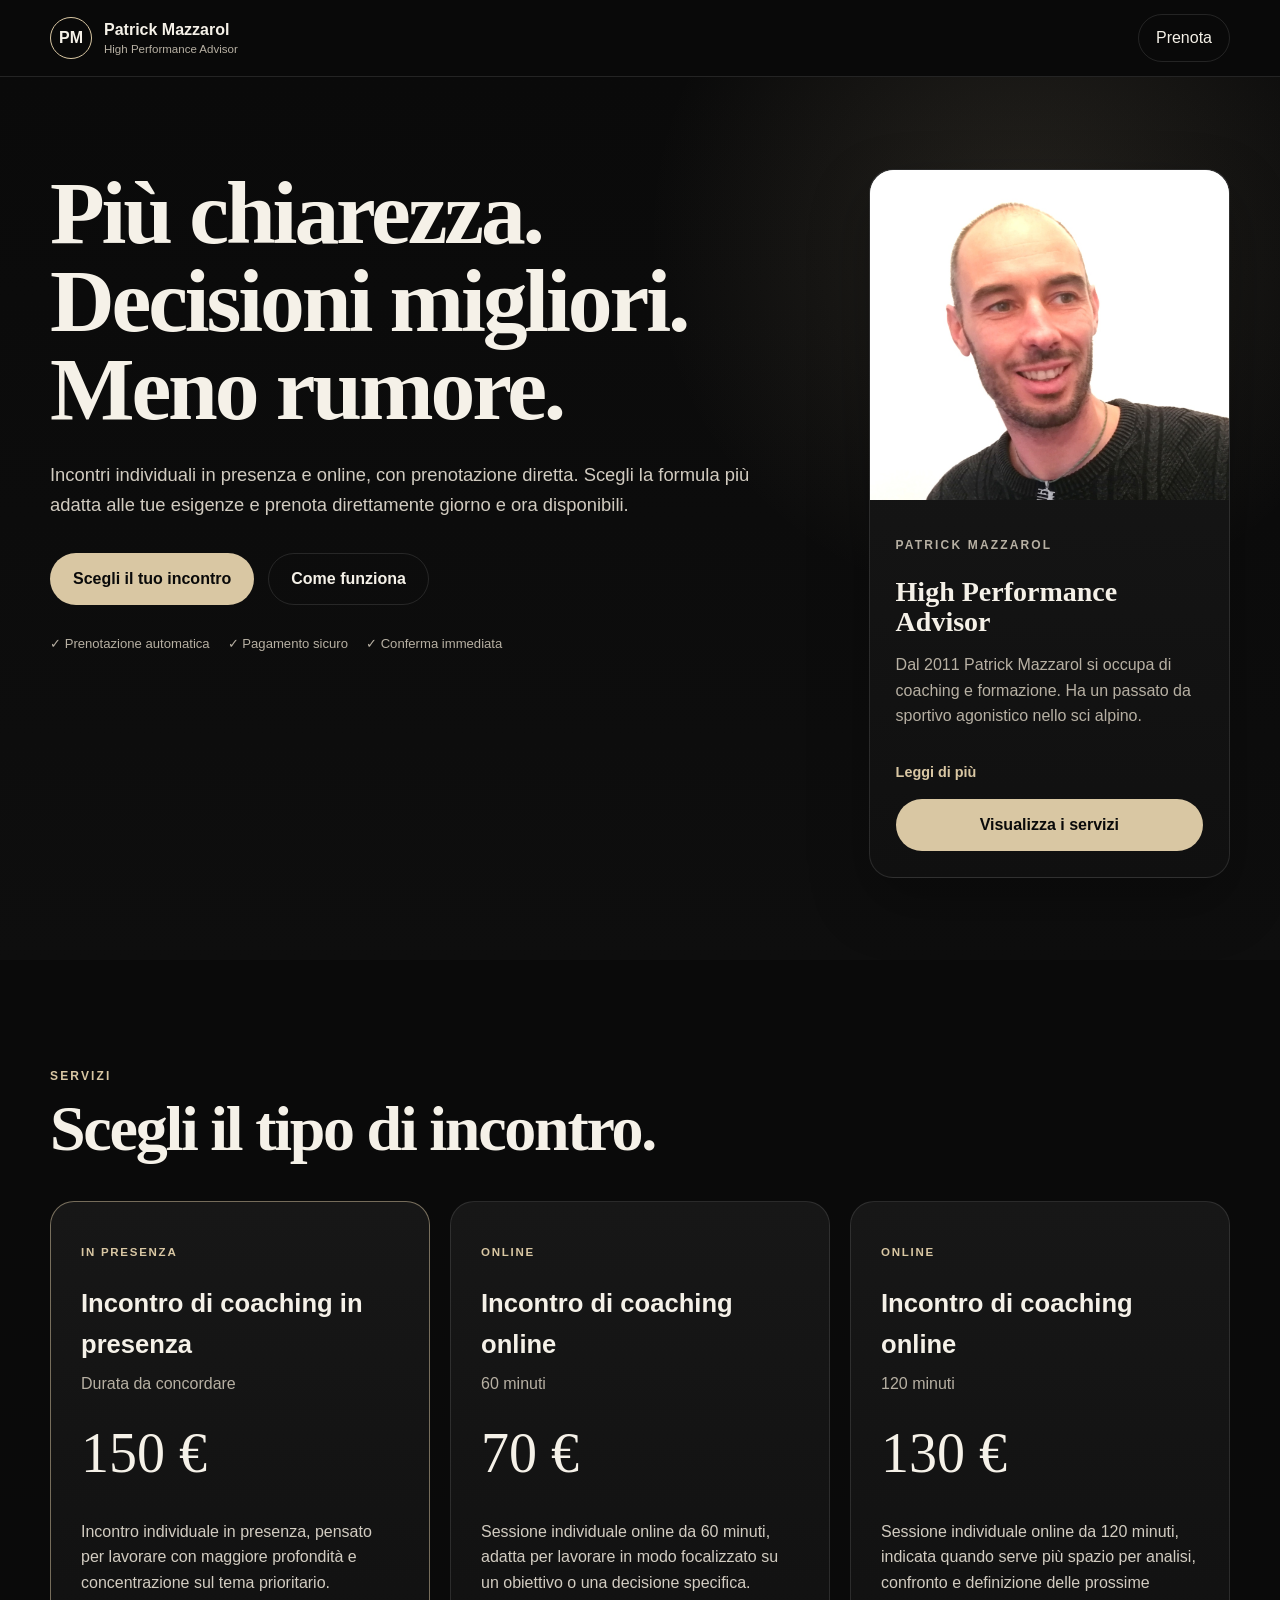
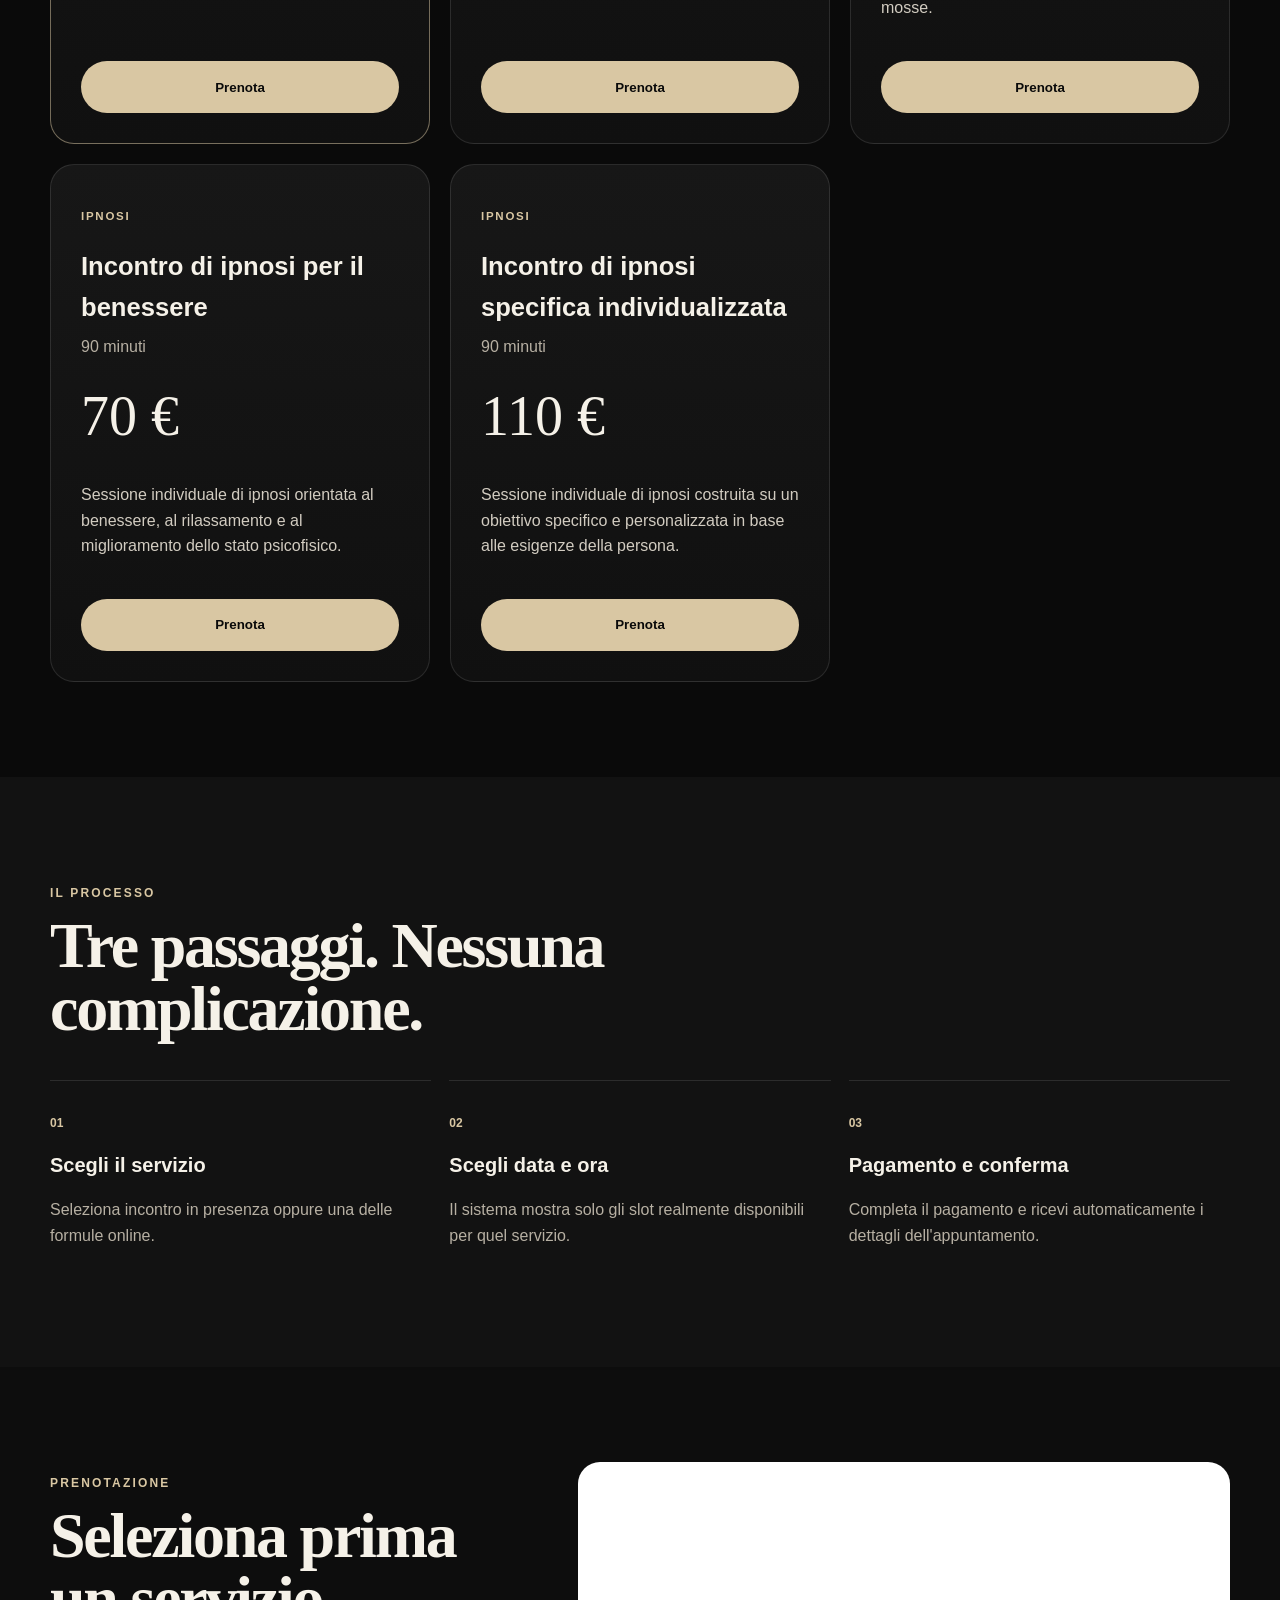
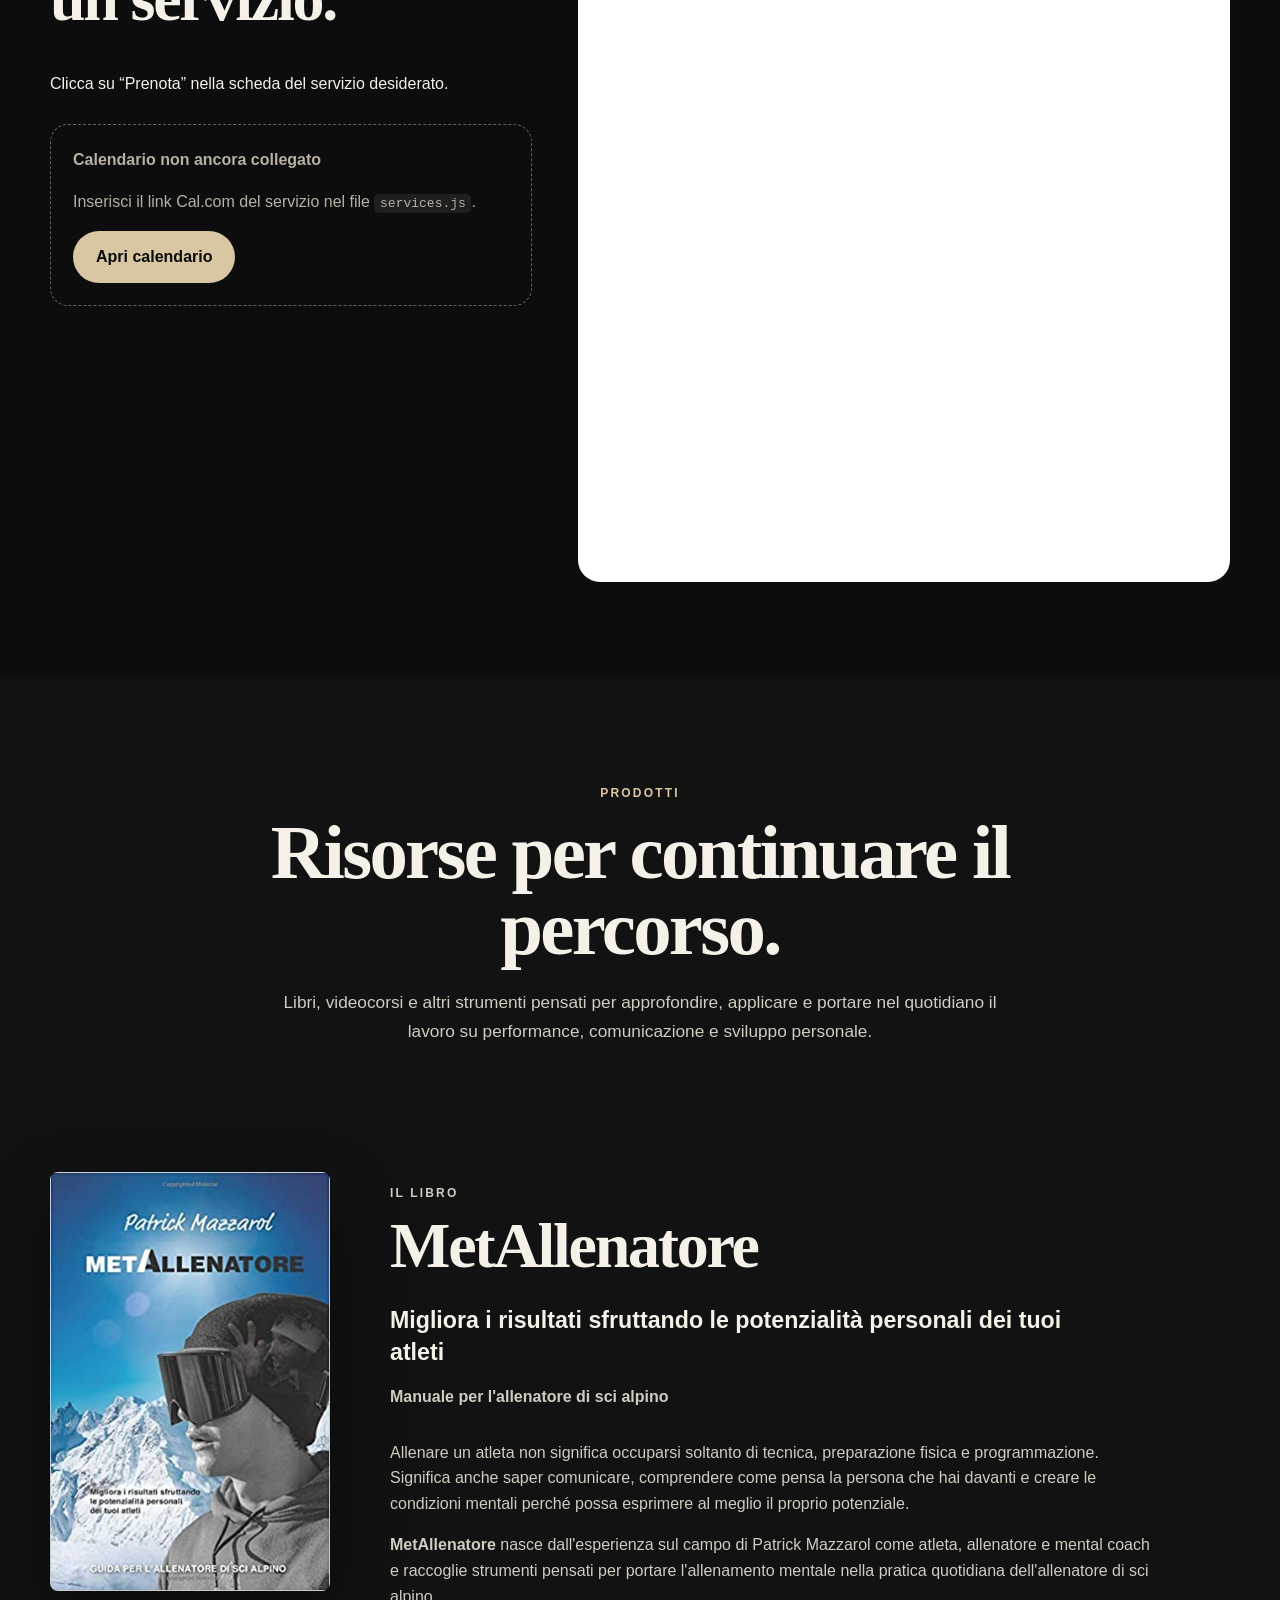
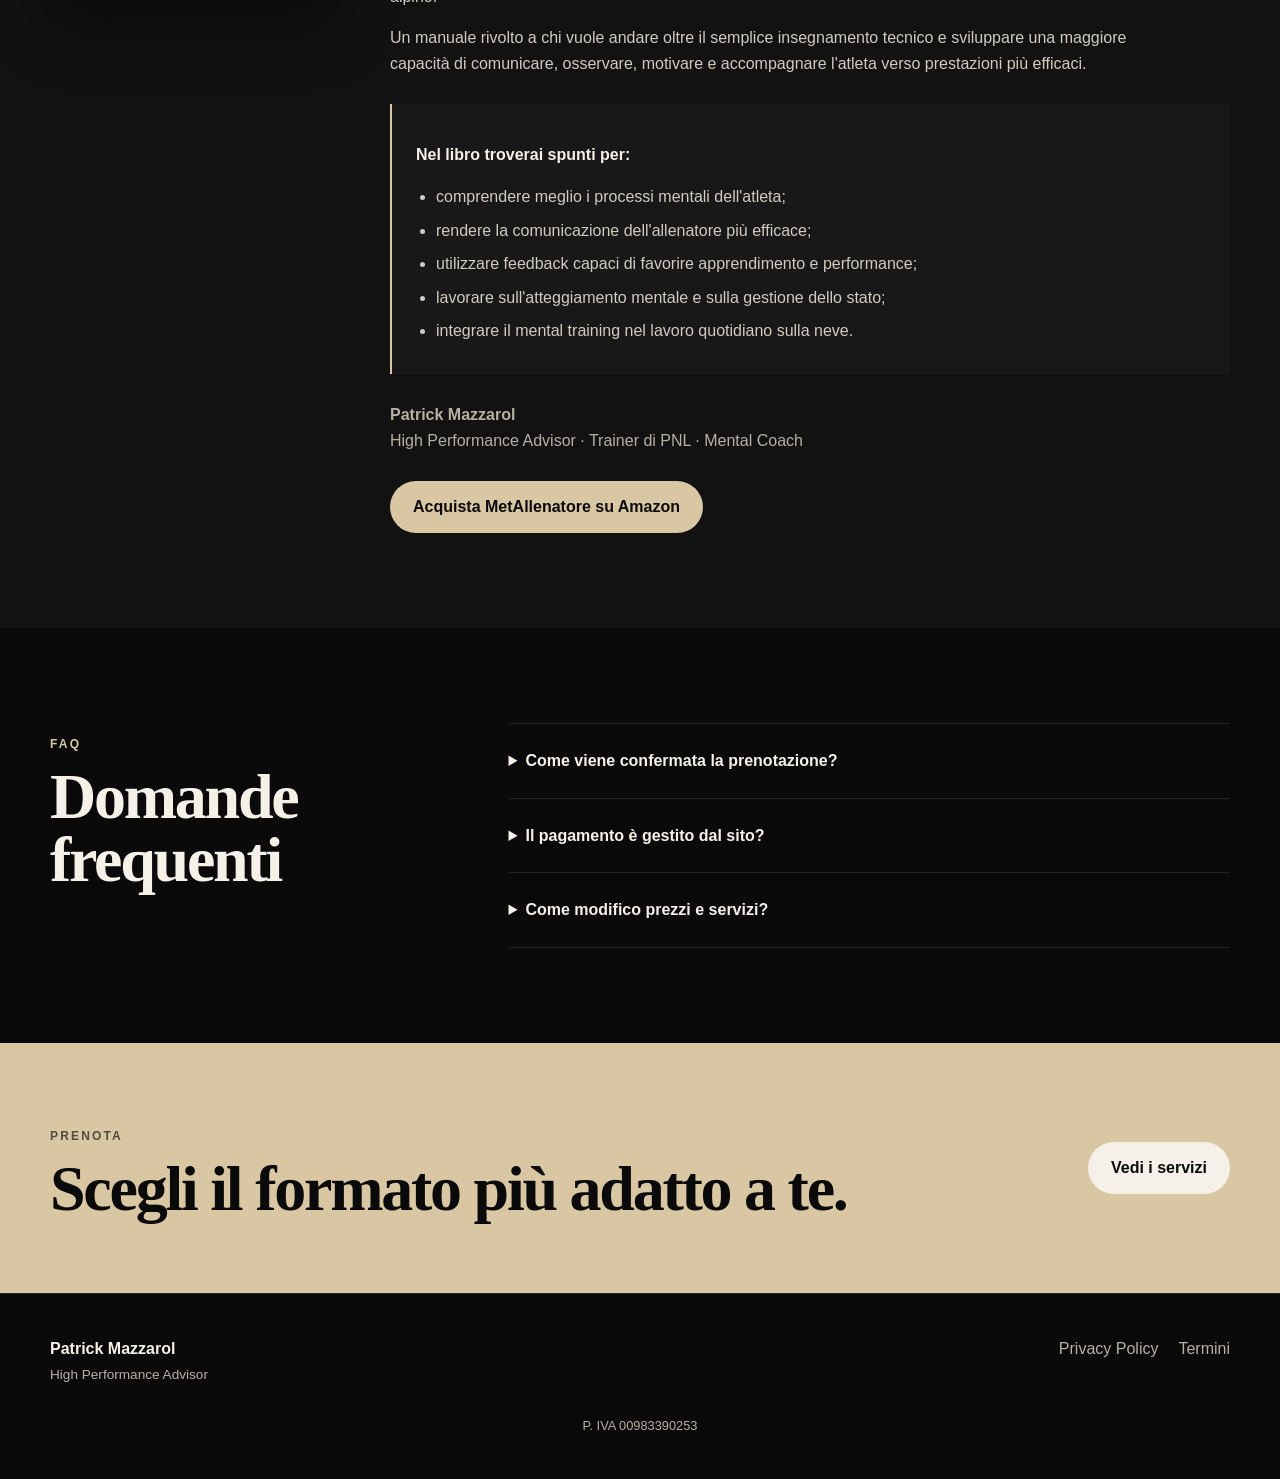
<file: index.html>
<!DOCTYPE html>
<html lang="it">
<head>
  <meta charset="UTF-8" />
  <meta name="viewport" content="width=device-width, initial-scale=1.0" />
  <meta name="description" content="Prenota un incontro con Patrick Mazzarol, High Performance Advisor." />
  <title>Patrick Mazzarol | High Performance Advisor</title>

  <link rel="preconnect" href="https://fonts.googleapis.com">
  <link rel="preconnect" href="https://fonts.gstatic.com" crossorigin>

  <link
    href="https://fonts.googleapis.com/css2?family=Manrope:wght@400;500;600;700;800&family=Playfair+Display:wght@600;700&display=swap"
    rel="stylesheet"
  >

  <link rel="stylesheet" href="style.css" />
</head>

<body>

  <header class="site-header">
    <div class="container nav">

      <a class="brand" href="#top">
        <span class="brand-mark">PM</span>

        <span class="brand-copy">
          <strong>Patrick Mazzarol</strong>
          <small>High Performance Advisor</small>
        </span>
      </a>

      <a class="nav-cta" href="#servizi">
        Prenota
      </a>

    </div>
  </header>


  <main id="top">

    <!-- HERO -->
    <section class="hero">

      <div class="container hero-grid">

        <div class="hero-copy">

          <h1>
            Più chiarezza.<br>
            Decisioni migliori.<br>
            Meno rumore.
          </h1>

          <p class="lead">
            Incontri individuali in presenza e online, con prenotazione diretta.
            Scegli la formula più adatta alle tue esigenze e prenota direttamente
            giorno e ora disponibili.
          </p>

          <div class="hero-actions">

            <a class="btn btn-primary" href="#servizi">
              Scegli il tuo incontro
            </a>

            <a class="btn btn-secondary" href="#come-funziona">
              Come funziona
            </a>

          </div>

          <div class="micro-proof">
            <span>✓ Prenotazione automatica</span>
            <span>✓ Pagamento sicuro</span>
            <span>✓ Conferma immediata</span>
          </div>

        </div>


        <!-- PROFILO -->
        <aside class="profile-card">

          <div class="profile-image-wrap">
            <img
              src="patrick.jpg"
              alt="Patrick Mazzarol"
              class="profile-image"
            >
          </div>

          <div class="profile-copy">

            <p class="offer-kicker">
              PATRICK MAZZAROL
            </p>

            <h2>
              High Performance Advisor
            </h2>

            <p>
              Dal 2011 Patrick Mazzarol si occupa di coaching e formazione.
              Ha un passato da sportivo agonistico nello sci alpino.
            </p>

            <details class="bio-details">

              <summary>
                <span class="read-more">
                  Leggi di più
                </span>

                <span class="read-less">
                  Mostra meno
                </span>
              </summary>

              <div class="bio-full">

                <p>
                  Dopo gli studi presso l’Istituto Superiore di Educazione Fisica,
                  ha iniziato il proprio percorso professionale come allenatore,
                  approfondendo progressivamente il ruolo della mente nella performance,
                  la comunicazione, la PNL, le strategie mentali e lo sviluppo personale.
                </p>

                <p>
                  Negli anni ha lavorato con sportivi di discipline e livelli differenti,
                  dal settore giovanile fino all’alto livello professionistico,
                  collaborando anche con squadre nazionali italiane e straniere,
                  comitati regionali e club.
                </p>

                <p>
                  Nel 2016, a Orlando, ha conseguito la qualifica di Trainer di PNL
                  della Society of NLP, conferita direttamente da Richard Bandler.
                  È inoltre autore di MetAllenatore.
                </p>

                <p>
                  Il filo conduttore del suo lavoro è aiutare le persone a comprendere
                  meglio come funzionano, sviluppare le proprie risorse e trasformare
                  consapevolezza, capacità mentali e strategie in risultati concreti
                  nella vita personale, professionale e sportiva.
                </p>

              </div>

            </details>

            <a
              class="btn btn-primary btn-full"
              href="#servizi"
            >
              Visualizza i servizi
            </a>

          </div>

        </aside>

      </div>

    </section>


    <!-- SERVIZI -->
    <section class="section" id="servizi">

      <div class="container">

        <p class="eyebrow">
          SERVIZI
        </p>

        <h2 class="section-title">
          Scegli il tipo di incontro.
        </h2>

        <div
          id="services-grid"
          class="services-grid"
        ></div>

      </div>

    </section>


    <!-- PROCESSO -->
    <section
      class="section contrast"
      id="come-funziona"
    >

      <div class="container">

        <p class="eyebrow">
          IL PROCESSO
        </p>

        <h2 class="section-title">
          Tre passaggi. Nessuna complicazione.
        </h2>

        <div class="steps">

          <article class="step">

            <span>01</span>

            <h3>
              Scegli il servizio
            </h3>

            <p>
              Seleziona incontro in presenza oppure una delle formule online.
            </p>

          </article>


          <article class="step">

            <span>02</span>

            <h3>
              Scegli data e ora
            </h3>

            <p>
              Il sistema mostra solo gli slot realmente disponibili per quel servizio.
            </p>

          </article>


          <article class="step">

            <span>03</span>

            <h3>
              Pagamento e conferma
            </h3>

            <p>
              Completa il pagamento e ricevi automaticamente
              i dettagli dell'appuntamento.
            </p>

          </article>

        </div>

      </div>

    </section>


    <!-- PRENOTAZIONE -->
    <section
      class="section booking-section"
      id="prenota"
    >

      <div class="container booking-wrap">

        <div class="booking-copy">

          <p class="eyebrow">
            PRENOTAZIONE
          </p>

          <h2
            class="section-title"
            id="booking-title"
          >
            Seleziona prima un servizio.
          </h2>

          <p id="booking-description">
            Clicca su “Prenota” nella scheda del servizio desiderato.
          </p>

          <div
            id="booking-summary"
            class="booking-summary"
            hidden
          >

            <div>
              <span>Servizio</span>
              <strong id="summary-name"></strong>
            </div>

            <div>
              <span>Durata</span>
              <strong id="summary-duration"></strong>
            </div>

            <div>
              <span>Prezzo</span>
              <strong id="summary-price"></strong>
            </div>

          </div>


          <div
            class="booking-placeholder"
            id="booking-fallback"
          >

            <strong>
              Calendario non ancora collegato
            </strong>

            <p>
              Inserisci il link Cal.com del servizio
              nel file <code>services.js</code>.
            </p>

            <a
              id="external-booking-link"
              class="btn btn-primary"
              href="#"
              target="_blank"
              rel="noopener"
              hidden
            >
              Apri calendario
            </a>

          </div>

        </div>


        <div class="cal-frame-wrap">

          <iframe
            id="cal-frame"
            title="Prenotazione appuntamento"
            src="about:blank"
            loading="lazy"
            allow="payment *; clipboard-write"
          ></iframe>

        </div>

      </div>

    </section>

    <section class="products-heading" id="prodotti">
  <div class="container">
    <p class="eyebrow">PRODOTTI</p>
    <h2 class="section-title">Risorse per continuare il percorso.</h2>
    <p class="products-intro">
      Libri, videocorsi e altri strumenti pensati per approfondire,
      applicare e portare nel quotidiano il lavoro su performance,
      comunicazione e sviluppo personale.
    </p>
  </div>
</section>

    <!-- LIBRO -->
    <section
      class="section book-section"
      id="libro"
    >

      <div class="container book-grid">

        <div class="book-cover-wrap">

          <img
            src="metallenatore.jpg"
            alt="Copertina del libro MetAllenatore di Patrick Mazzarol"
            class="book-cover"
          >

        </div>


        <div class="book-copy">

          <p class="eyebrow">
            IL LIBRO
          </p>

          <h2 class="section-title">
            MetAllenatore
          </h2>

          <h3>
            Migliora i risultati sfruttando le potenzialità personali dei tuoi atleti
          </h3>

          <p class="book-subtitle">
            Manuale per l'allenatore di sci alpino
          </p>


          <p>
            Allenare un atleta non significa occuparsi soltanto di tecnica,
            preparazione fisica e programmazione.
            Significa anche saper comunicare, comprendere come pensa la persona
            che hai davanti e creare le condizioni mentali perché possa
            esprimere al meglio il proprio potenziale.
          </p>


          <p>
            <strong>MetAllenatore</strong> nasce dall'esperienza sul campo
            di Patrick Mazzarol come atleta, allenatore e mental coach
            e raccoglie strumenti pensati per portare l'allenamento mentale
            nella pratica quotidiana dell'allenatore di sci alpino.
          </p>


          <p>
            Un manuale rivolto a chi vuole andare oltre il semplice
            insegnamento tecnico e sviluppare una maggiore capacità
            di comunicare, osservare, motivare e accompagnare
            l'atleta verso prestazioni più efficaci.
          </p>


          <div class="book-points">

            <p>
              <strong>
                Nel libro troverai spunti per:
              </strong>
            </p>

            <ul>

              <li>
                comprendere meglio i processi mentali dell'atleta;
              </li>

              <li>
                rendere la comunicazione dell'allenatore più efficace;
              </li>

              <li>
                utilizzare feedback capaci di favorire apprendimento e performance;
              </li>

              <li>
                lavorare sull'atteggiamento mentale e sulla gestione dello stato;
              </li>

              <li>
                integrare il mental training nel lavoro quotidiano sulla neve.
              </li>

            </ul>

          </div>


          <p class="book-author">

            <strong>
              Patrick Mazzarol
            </strong>

            <br>

            High Performance Advisor · Trainer di PNL · Mental Coach

          </p>


          <a
            class="btn btn-primary"
            href="https://www.amazon.it/MetAllenatore-risultati-sfruttando-potenzialit%C3%A0-lallenatore/dp/B084FZN8SS"
            target="_blank"
            rel="noopener noreferrer"
          >
            Acquista MetAllenatore su Amazon
          </a>

        </div>

      </div>

    </section>


    <!-- FAQ -->
    <section class="section">

      <div class="container faq-wrap">

        <div>

          <p class="eyebrow">
            FAQ
          </p>

          <h2 class="section-title">
            Domande frequenti
          </h2>

        </div>


        <div class="faq">

          <details>

            <summary>
              Come viene confermata la prenotazione?
            </summary>

            <p>
              La conferma è gestita dal sistema di prenotazione
              collegato a Cal.com.
            </p>

          </details>


          <details>

            <summary>
              Il pagamento è gestito dal sito?
            </summary>

            <p>
              No. Il sito non conserva i dati della carta.
              Il pagamento viene gestito dal provider
              collegato alla prenotazione.
            </p>

          </details>


          <details>

            <summary>
              Come modifico prezzi e servizi?
            </summary>

            <p>
              Nome, prezzo, durata, descrizione e link Cal.com
              sono raccolti nel solo file
              <code>services.js</code>.
            </p>

          </details>

        </div>

      </div>

    </section>


    <!-- CTA FINALE -->
    <section class="final-cta">

      <div class="container final-cta-inner">

        <div>

          <p class="eyebrow">
            PRENOTA
          </p>

          <h2>
            Scegli il formato più adatto a te.
          </h2>

        </div>


        <a
          class="btn btn-light"
          href="#servizi"
        >
          Vedi i servizi
        </a>

      </div>

    </section>

  </main>


  <!-- FOOTER -->
  <footer>

    <div class="container footer-grid">

      <div>

        <strong>
          Patrick Mazzarol
        </strong>

        <p>
          High Performance Advisor
        </p>

      </div>


      <div class="footer-links">

        <a href="privacy.html">
          Privacy Policy
        </a>

        <a href="terms.html">
          Termini
        </a>

      </div>

    </div>


    <div
      style="
        width: 100%;
        text-align: center;
        margin-top: 30px;
      "
    >

      <p
        style="
          margin: 0;
          font-size: 0.8rem;
          color: #b7b0a3;
        "
      >
        P. IVA 00983390253
      </p>

    </div>

  </footer>


  <script src="services.js"></script>
  <script src="script.js"></script>

</body>
</html>
</file>
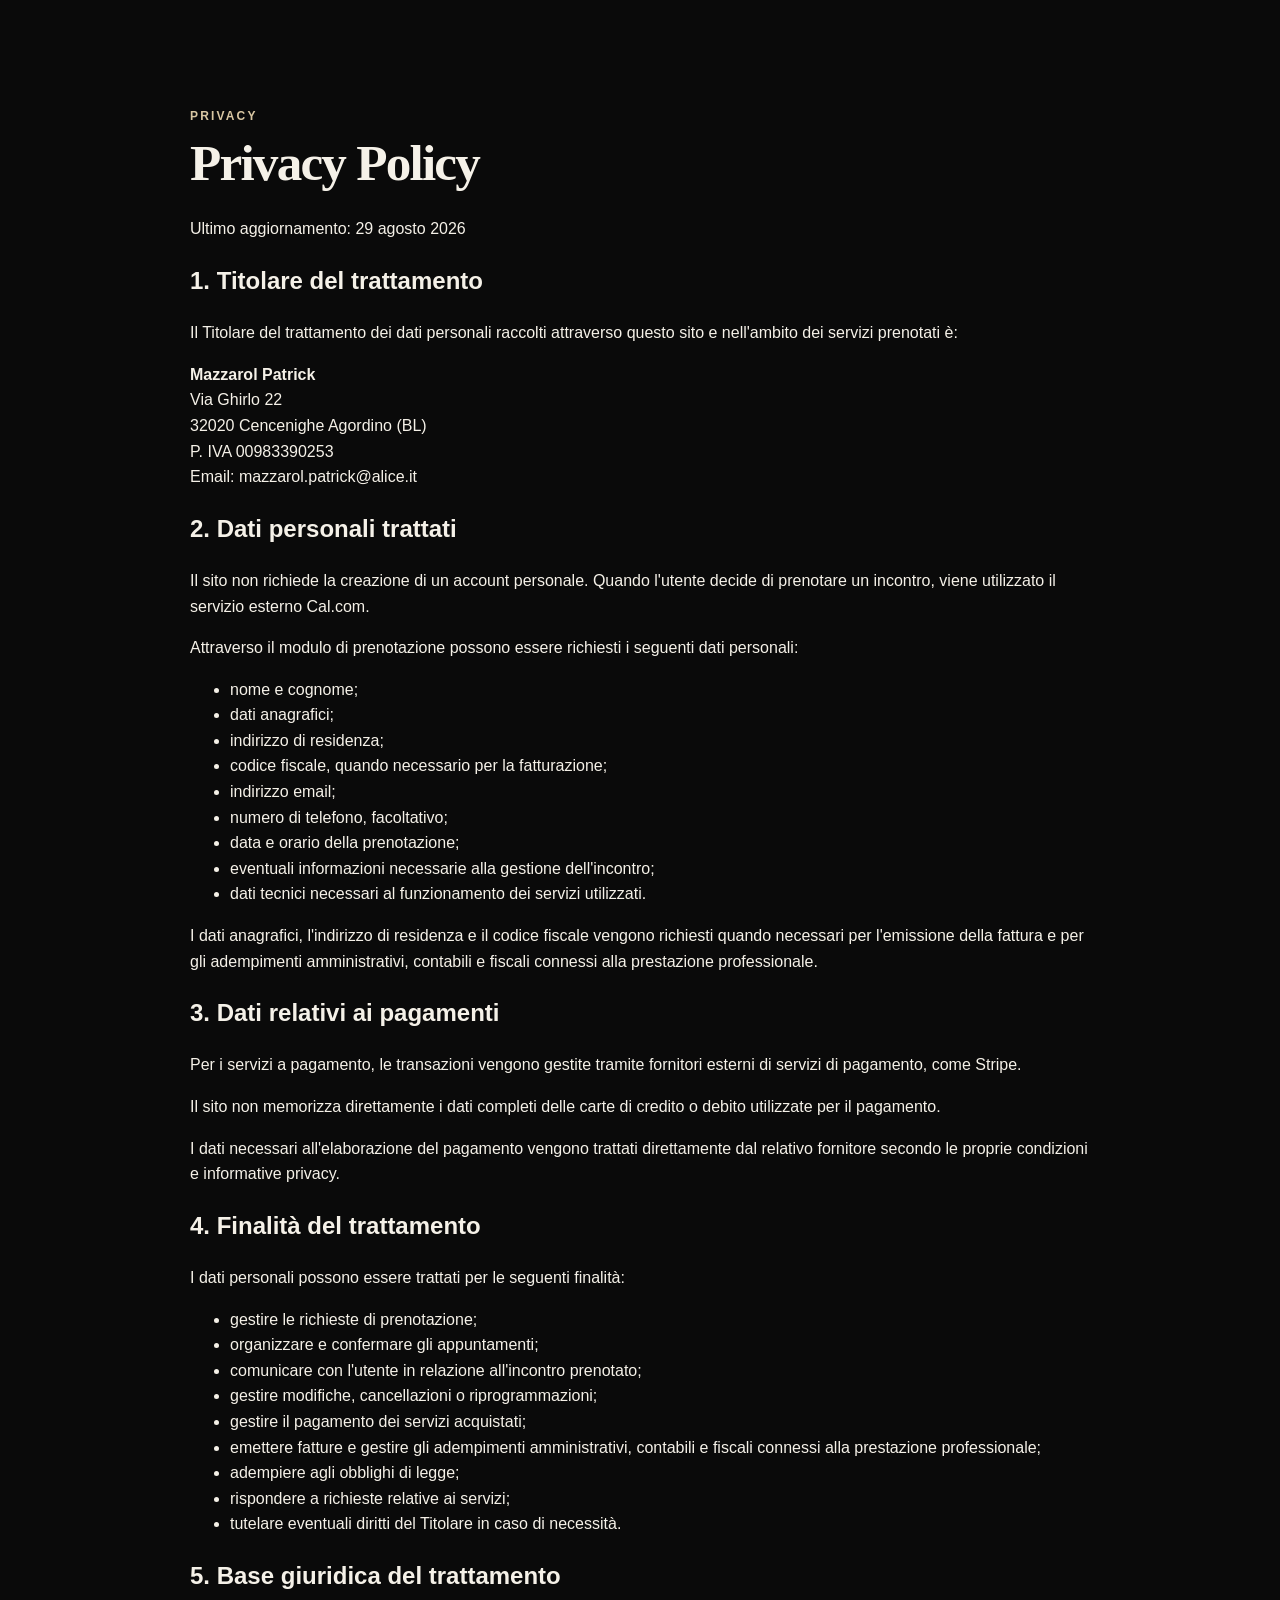
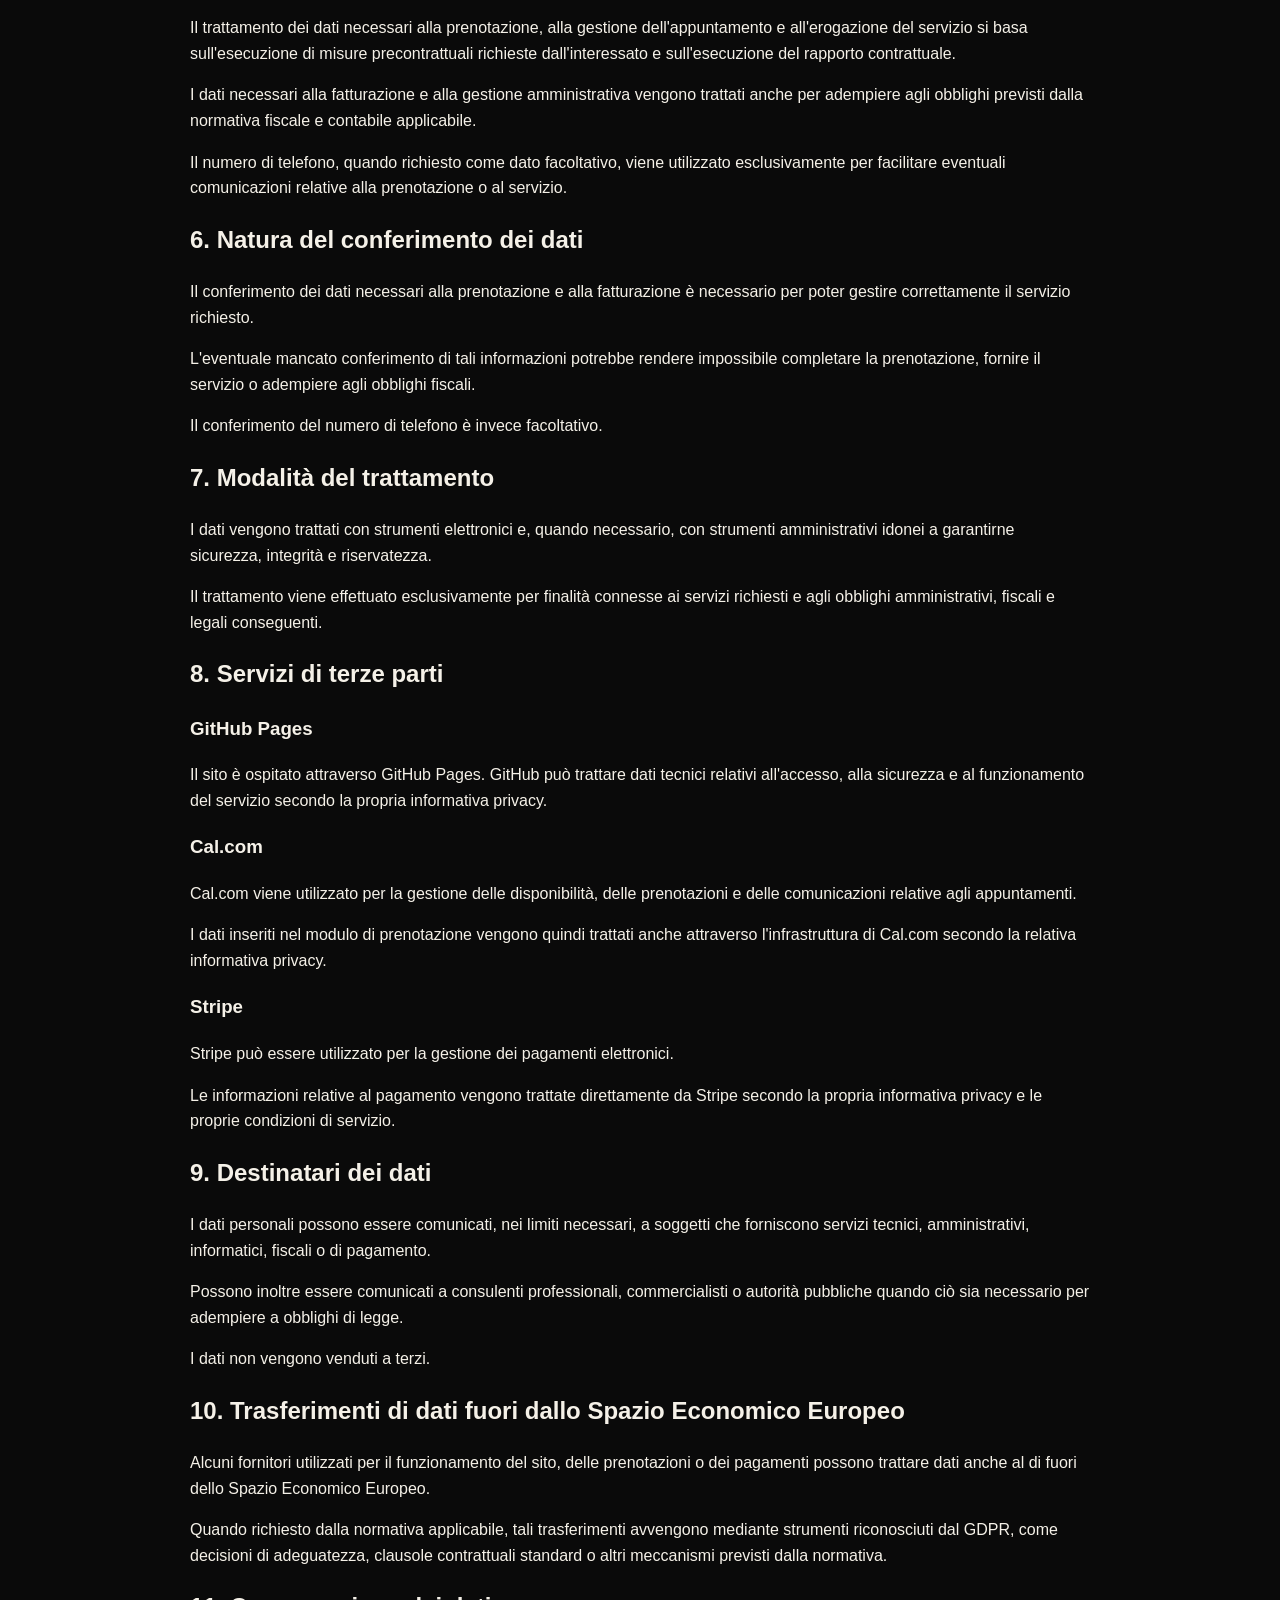
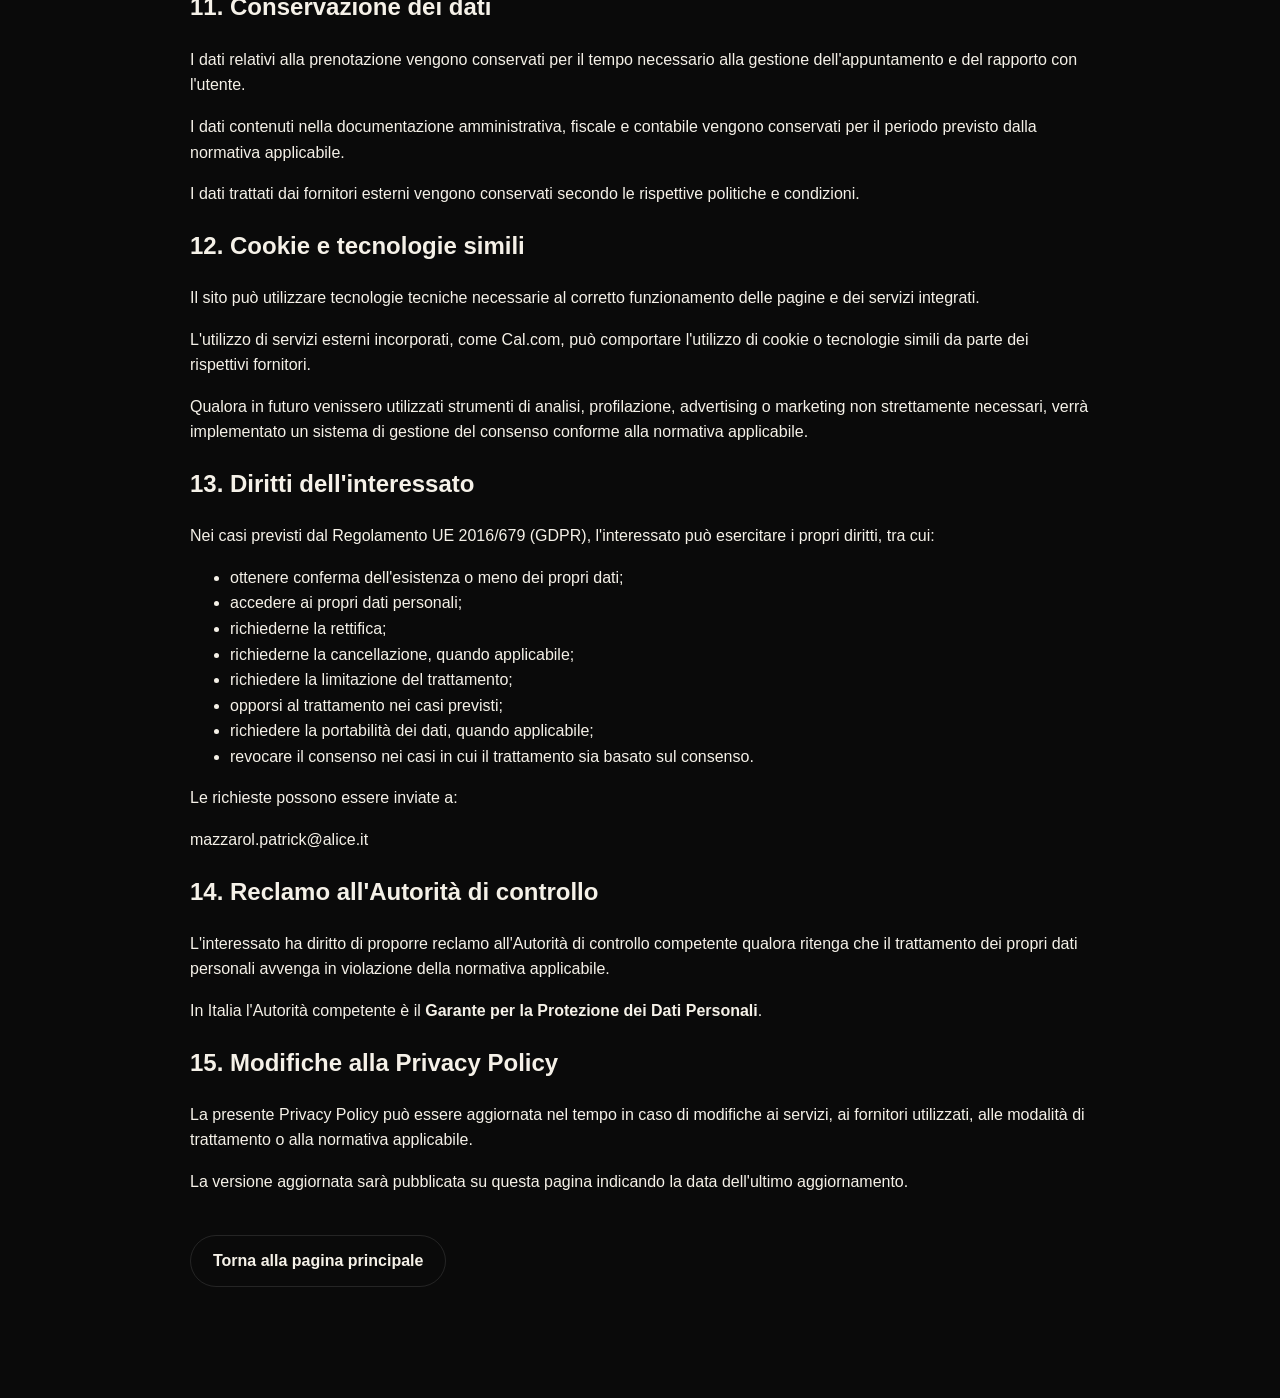
<file: privacy.html>
<!DOCTYPE html>
<html lang="it">
<head>
  <meta charset="UTF-8">
  <meta name="viewport" content="width=device-width, initial-scale=1.0">
  <title>Privacy Policy | Patrick Mazzarol</title>
  <link rel="stylesheet" href="style.css">
</head>

<body>

  <main class="section">
    <div class="container" style="max-width: 900px;">

      <p class="eyebrow">PRIVACY</p>
      <h1 style="font-size: 3.2rem;">Privacy Policy</h1>

      <p>
        Ultimo aggiornamento: 29 agosto 2026
      </p>

      <h2>1. Titolare del trattamento</h2>

      <p>
        Il Titolare del trattamento dei dati personali raccolti attraverso
        questo sito e nell'ambito dei servizi prenotati è:
      </p>

      <p>
        <strong>Mazzarol Patrick</strong><br>
        Via Ghirlo 22<br>
        32020 Cencenighe Agordino (BL)<br>
        P. IVA 00983390253<br>
        Email:
        <a href="mailto:mazzarol.patrick@alice.it">
          mazzarol.patrick@alice.it
        </a>
      </p>

      <h2>2. Dati personali trattati</h2>

      <p>
        Il sito non richiede la creazione di un account personale.
        Quando l'utente decide di prenotare un incontro, viene utilizzato
        il servizio esterno Cal.com.
      </p>

      <p>
        Attraverso il modulo di prenotazione possono essere richiesti i
        seguenti dati personali:
      </p>

      <ul>
        <li>nome e cognome;</li>
        <li>dati anagrafici;</li>
        <li>indirizzo di residenza;</li>
        <li>codice fiscale, quando necessario per la fatturazione;</li>
        <li>indirizzo email;</li>
        <li>numero di telefono, facoltativo;</li>
        <li>data e orario della prenotazione;</li>
        <li>eventuali informazioni necessarie alla gestione dell'incontro;</li>
        <li>dati tecnici necessari al funzionamento dei servizi utilizzati.</li>
      </ul>

      <p>
        I dati anagrafici, l'indirizzo di residenza e il codice fiscale vengono
        richiesti quando necessari per l'emissione della fattura e per gli
        adempimenti amministrativi, contabili e fiscali connessi alla prestazione
        professionale.
      </p>

      <h2>3. Dati relativi ai pagamenti</h2>

      <p>
        Per i servizi a pagamento, le transazioni vengono gestite tramite
        fornitori esterni di servizi di pagamento, come Stripe.
      </p>

      <p>
        Il sito non memorizza direttamente i dati completi delle carte di
        credito o debito utilizzate per il pagamento.
      </p>

      <p>
        I dati necessari all'elaborazione del pagamento vengono trattati
        direttamente dal relativo fornitore secondo le proprie condizioni
        e informative privacy.
      </p>

      <h2>4. Finalità del trattamento</h2>

      <p>
        I dati personali possono essere trattati per le seguenti finalità:
      </p>

      <ul>
        <li>gestire le richieste di prenotazione;</li>
        <li>organizzare e confermare gli appuntamenti;</li>
        <li>comunicare con l'utente in relazione all'incontro prenotato;</li>
        <li>gestire modifiche, cancellazioni o riprogrammazioni;</li>
        <li>gestire il pagamento dei servizi acquistati;</li>
        <li>emettere fatture e gestire gli adempimenti amministrativi, contabili e fiscali connessi alla prestazione professionale;</li>
        <li>adempiere agli obblighi di legge;</li>
        <li>rispondere a richieste relative ai servizi;</li>
        <li>tutelare eventuali diritti del Titolare in caso di necessità.</li>
      </ul>

      <h2>5. Base giuridica del trattamento</h2>

      <p>
        Il trattamento dei dati necessari alla prenotazione, alla gestione
        dell'appuntamento e all'erogazione del servizio si basa
        sull'esecuzione di misure precontrattuali richieste dall'interessato
        e sull'esecuzione del rapporto contrattuale.
      </p>

      <p>
        I dati necessari alla fatturazione e alla gestione amministrativa
        vengono trattati anche per adempiere agli obblighi previsti dalla
        normativa fiscale e contabile applicabile.
      </p>

      <p>
        Il numero di telefono, quando richiesto come dato facoltativo, viene
        utilizzato esclusivamente per facilitare eventuali comunicazioni
        relative alla prenotazione o al servizio.
      </p>

      <h2>6. Natura del conferimento dei dati</h2>

      <p>
        Il conferimento dei dati necessari alla prenotazione e alla
        fatturazione è necessario per poter gestire correttamente il servizio
        richiesto.
      </p>

      <p>
        L'eventuale mancato conferimento di tali informazioni potrebbe
        rendere impossibile completare la prenotazione, fornire il servizio
        o adempiere agli obblighi fiscali.
      </p>

      <p>
        Il conferimento del numero di telefono è invece facoltativo.
      </p>

      <h2>7. Modalità del trattamento</h2>

      <p>
        I dati vengono trattati con strumenti elettronici e, quando
        necessario, con strumenti amministrativi idonei a garantirne
        sicurezza, integrità e riservatezza.
      </p>

      <p>
        Il trattamento viene effettuato esclusivamente per finalità
        connesse ai servizi richiesti e agli obblighi amministrativi,
        fiscali e legali conseguenti.
      </p>

      <h2>8. Servizi di terze parti</h2>

      <h3>GitHub Pages</h3>

      <p>
        Il sito è ospitato attraverso GitHub Pages.
        GitHub può trattare dati tecnici relativi all'accesso,
        alla sicurezza e al funzionamento del servizio secondo la propria
        informativa privacy.
      </p>

      <h3>Cal.com</h3>

      <p>
        Cal.com viene utilizzato per la gestione delle disponibilità,
        delle prenotazioni e delle comunicazioni relative agli appuntamenti.
      </p>

      <p>
        I dati inseriti nel modulo di prenotazione vengono quindi trattati
        anche attraverso l'infrastruttura di Cal.com secondo la relativa
        informativa privacy.
      </p>

      <h3>Stripe</h3>

      <p>
        Stripe può essere utilizzato per la gestione dei pagamenti
        elettronici.
      </p>

      <p>
        Le informazioni relative al pagamento vengono trattate direttamente
        da Stripe secondo la propria informativa privacy e le proprie
        condizioni di servizio.
      </p>

      <h2>9. Destinatari dei dati</h2>

      <p>
        I dati personali possono essere comunicati, nei limiti necessari,
        a soggetti che forniscono servizi tecnici, amministrativi,
        informatici, fiscali o di pagamento.
      </p>

      <p>
        Possono inoltre essere comunicati a consulenti professionali,
        commercialisti o autorità pubbliche quando ciò sia necessario
        per adempiere a obblighi di legge.
      </p>

      <p>
        I dati non vengono venduti a terzi.
      </p>

      <h2>10. Trasferimenti di dati fuori dallo Spazio Economico Europeo</h2>

      <p>
        Alcuni fornitori utilizzati per il funzionamento del sito,
        delle prenotazioni o dei pagamenti possono trattare dati anche
        al di fuori dello Spazio Economico Europeo.
      </p>

      <p>
        Quando richiesto dalla normativa applicabile, tali trasferimenti
        avvengono mediante strumenti riconosciuti dal GDPR, come decisioni
        di adeguatezza, clausole contrattuali standard o altri meccanismi
        previsti dalla normativa.
      </p>

      <h2>11. Conservazione dei dati</h2>

      <p>
        I dati relativi alla prenotazione vengono conservati per il tempo
        necessario alla gestione dell'appuntamento e del rapporto con
        l'utente.
      </p>

      <p>
        I dati contenuti nella documentazione amministrativa, fiscale e
        contabile vengono conservati per il periodo previsto dalla normativa
        applicabile.
      </p>

      <p>
        I dati trattati dai fornitori esterni vengono conservati secondo
        le rispettive politiche e condizioni.
      </p>

      <h2>12. Cookie e tecnologie simili</h2>

      <p>
        Il sito può utilizzare tecnologie tecniche necessarie al corretto
        funzionamento delle pagine e dei servizi integrati.
      </p>

      <p>
        L'utilizzo di servizi esterni incorporati, come Cal.com,
        può comportare l'utilizzo di cookie o tecnologie simili da parte
        dei rispettivi fornitori.
      </p>

      <p>
        Qualora in futuro venissero utilizzati strumenti di analisi,
        profilazione, advertising o marketing non strettamente necessari,
        verrà implementato un sistema di gestione del consenso conforme
        alla normativa applicabile.
      </p>

      <h2>13. Diritti dell'interessato</h2>

      <p>
        Nei casi previsti dal Regolamento UE 2016/679 (GDPR),
        l'interessato può esercitare i propri diritti, tra cui:
      </p>

      <ul>
        <li>ottenere conferma dell'esistenza o meno dei propri dati;</li>
        <li>accedere ai propri dati personali;</li>
        <li>richiederne la rettifica;</li>
        <li>richiederne la cancellazione, quando applicabile;</li>
        <li>richiedere la limitazione del trattamento;</li>
        <li>opporsi al trattamento nei casi previsti;</li>
        <li>richiedere la portabilità dei dati, quando applicabile;</li>
        <li>revocare il consenso nei casi in cui il trattamento sia basato sul consenso.</li>
      </ul>

      <p>
        Le richieste possono essere inviate a:
      </p>

      <p>
        <a href="mailto:mazzarol.patrick@alice.it">
          mazzarol.patrick@alice.it
        </a>
      </p>

      <h2>14. Reclamo all'Autorità di controllo</h2>

      <p>
        L'interessato ha diritto di proporre reclamo all'Autorità di
        controllo competente qualora ritenga che il trattamento dei propri
        dati personali avvenga in violazione della normativa applicabile.
      </p>

      <p>
        In Italia l'Autorità competente è il
        <strong>Garante per la Protezione dei Dati Personali</strong>.
      </p>

      <h2>15. Modifiche alla Privacy Policy</h2>

      <p>
        La presente Privacy Policy può essere aggiornata nel tempo in caso
        di modifiche ai servizi, ai fornitori utilizzati, alle modalità
        di trattamento o alla normativa applicabile.
      </p>

      <p>
        La versione aggiornata sarà pubblicata su questa pagina indicando
        la data dell'ultimo aggiornamento.
      </p>

      <p style="margin-top: 40px;">
        <a class="btn btn-secondary" href="index.html">
          Torna alla pagina principale
        </a>
      </p>

    </div>
  </main>

</body>
</html>
</file>
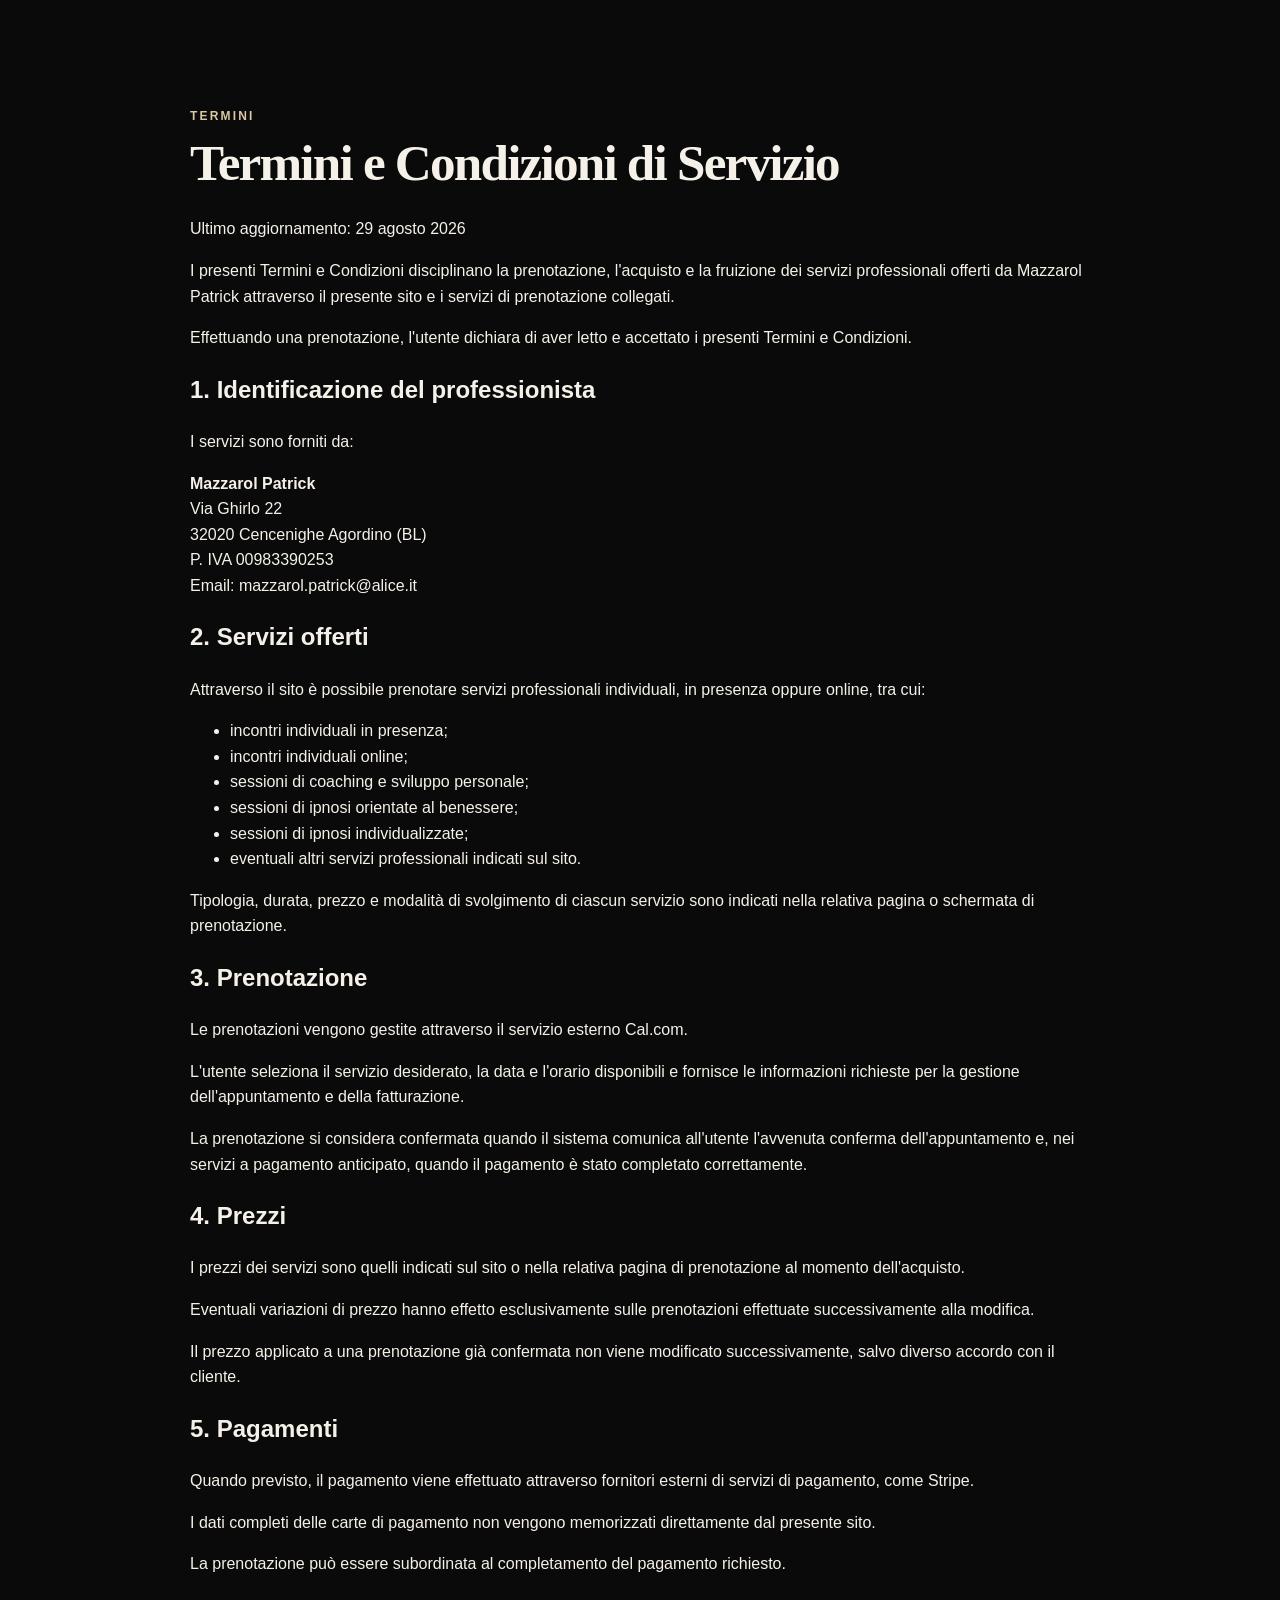
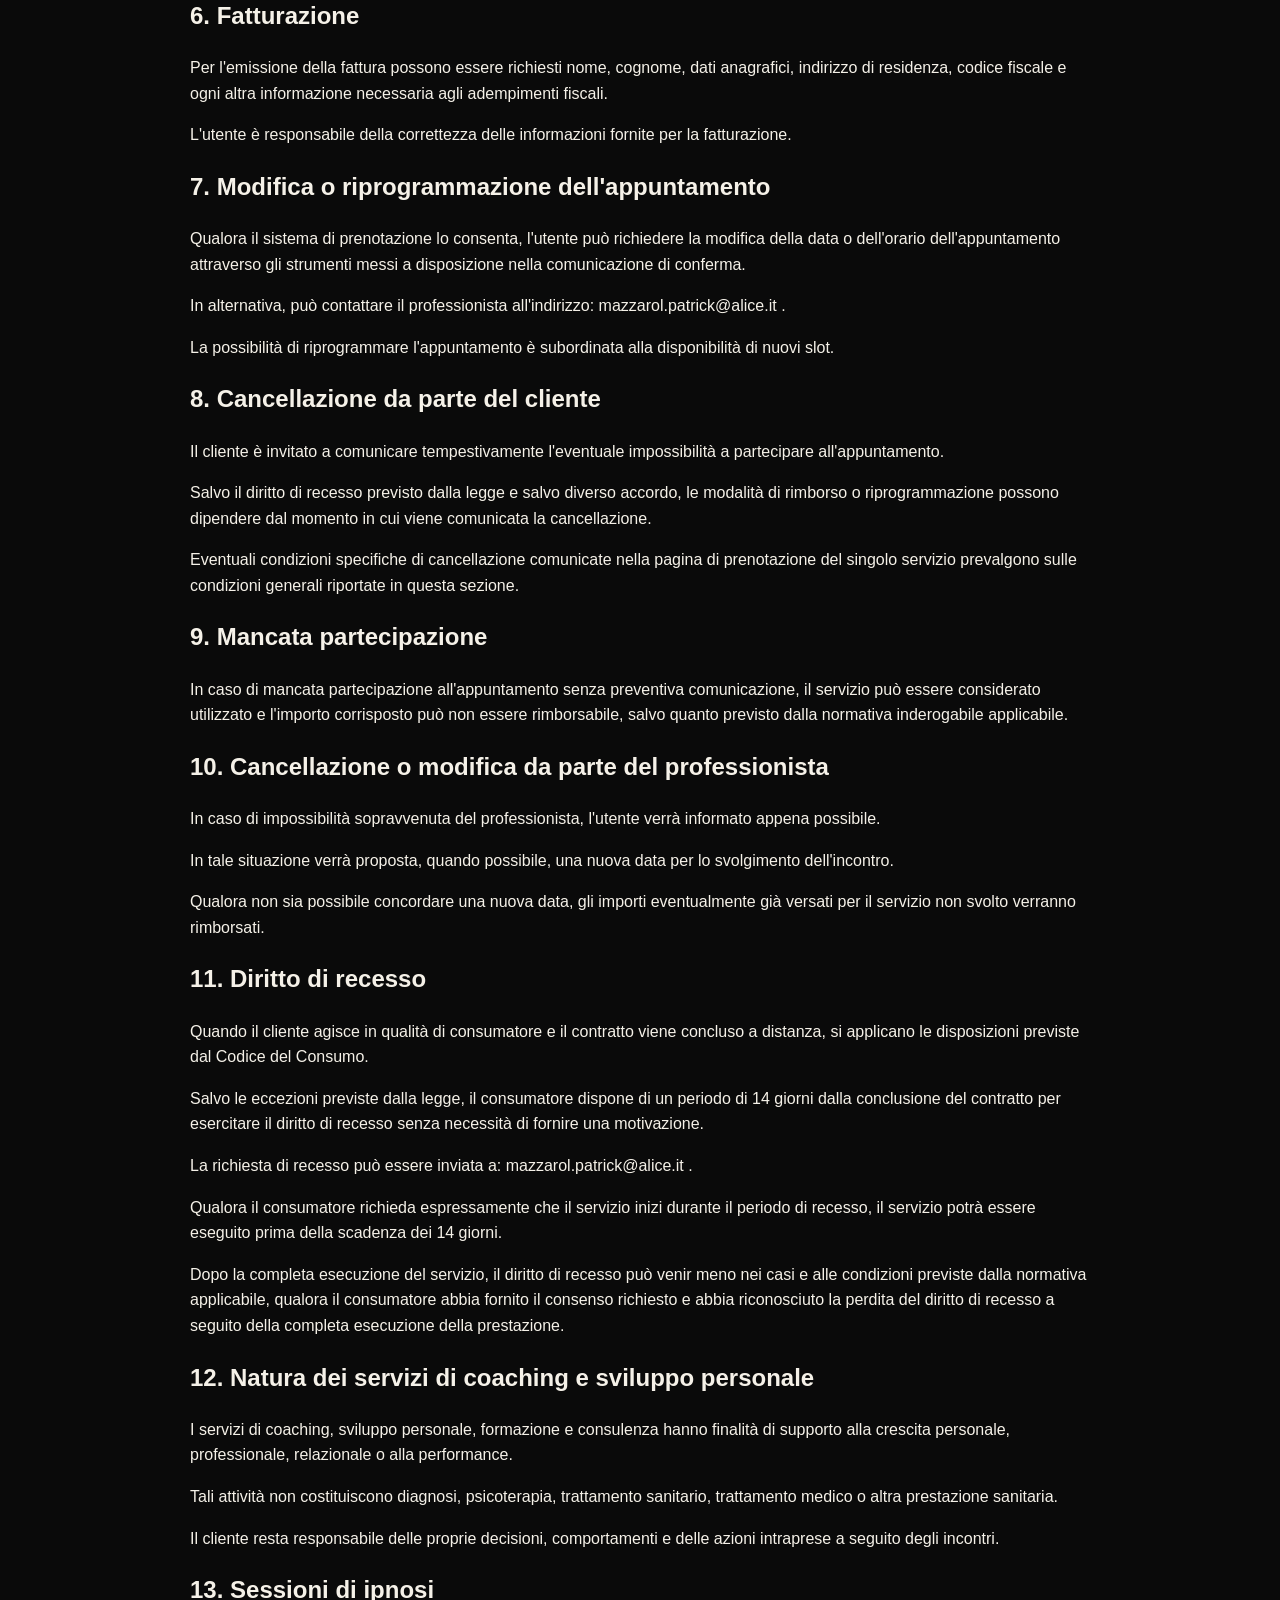
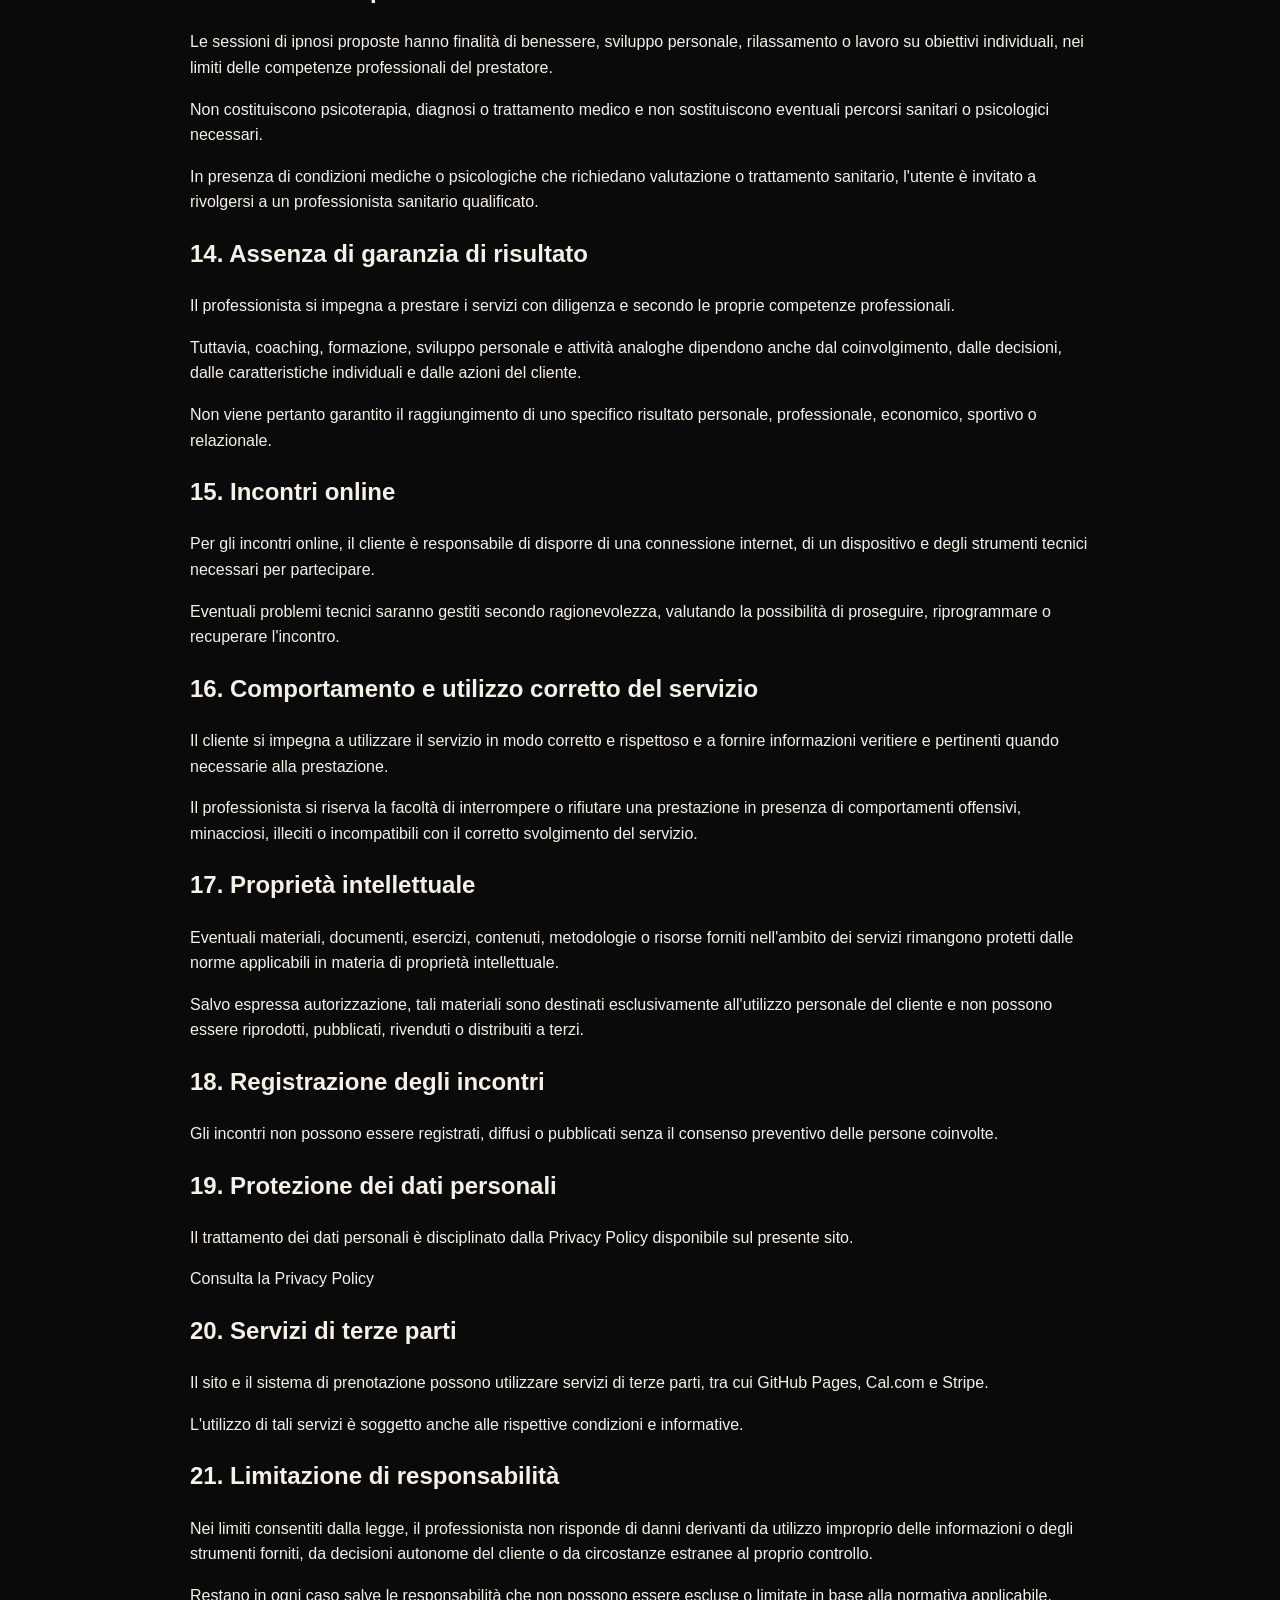
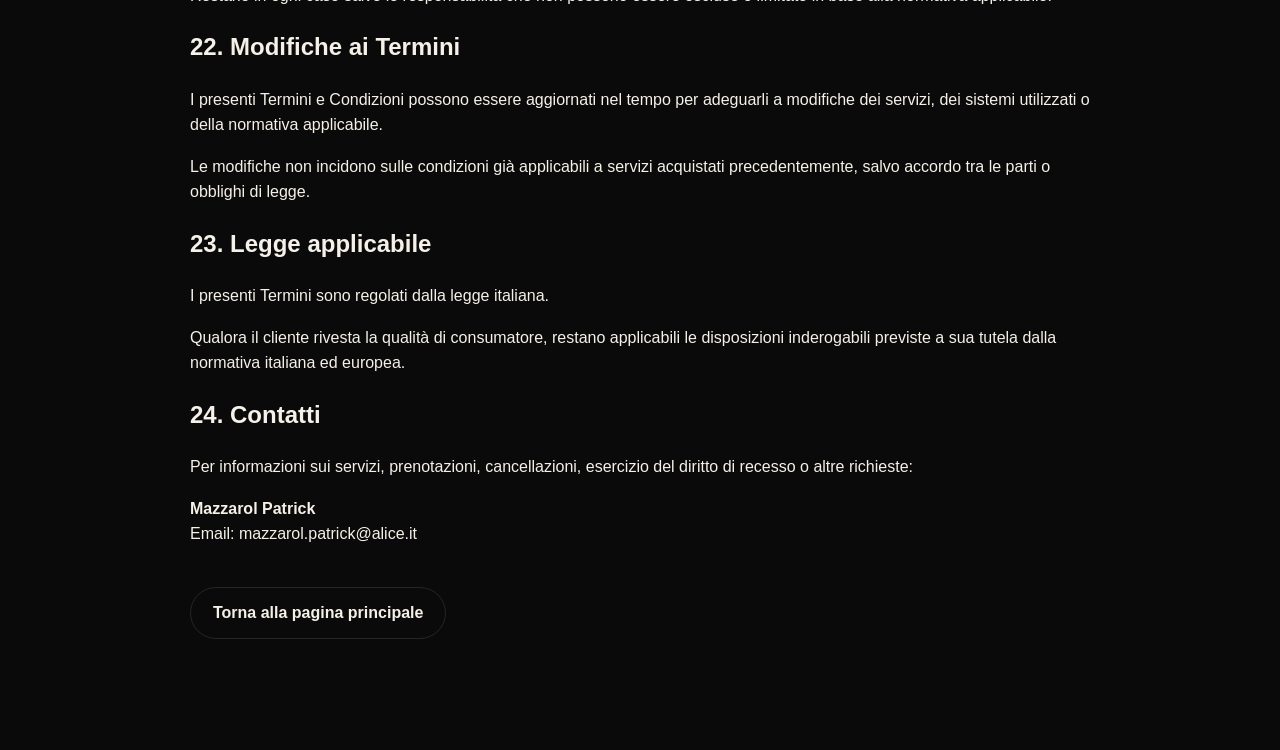
<file: terms.html>
<!DOCTYPE html>
<html lang="it">
<head>
  <meta charset="UTF-8">
  <meta name="viewport" content="width=device-width, initial-scale=1.0">
  <title>Termini e Condizioni | Patrick Mazzarol</title>
  <link rel="stylesheet" href="style.css">
</head>

<body>

  <main class="section">
    <div class="container" style="max-width: 900px;">

      <p class="eyebrow">TERMINI</p>
      <h1 style="font-size: 3.2rem;">Termini e Condizioni di Servizio</h1>

      <p>
        Ultimo aggiornamento: 29 agosto 2026
      </p>

      <p>
        I presenti Termini e Condizioni disciplinano la prenotazione,
        l'acquisto e la fruizione dei servizi professionali offerti
        da Mazzarol Patrick attraverso il presente sito e i servizi
        di prenotazione collegati.
      </p>

      <p>
        Effettuando una prenotazione, l'utente dichiara di aver letto
        e accettato i presenti Termini e Condizioni.
      </p>

      <h2>1. Identificazione del professionista</h2>

      <p>
        I servizi sono forniti da:
      </p>

      <p>
        <strong>Mazzarol Patrick</strong><br>
        Via Ghirlo 22<br>
        32020 Cencenighe Agordino (BL)<br>
        P. IVA 00983390253<br>
        Email:
        <a href="mailto:mazzarol.patrick@alice.it">
          mazzarol.patrick@alice.it
        </a>
      </p>

      <h2>2. Servizi offerti</h2>

      <p>
        Attraverso il sito è possibile prenotare servizi professionali
        individuali, in presenza oppure online, tra cui:
      </p>

      <ul>
        <li>incontri individuali in presenza;</li>
        <li>incontri individuali online;</li>
        <li>sessioni di coaching e sviluppo personale;</li>
        <li>sessioni di ipnosi orientate al benessere;</li>
        <li>sessioni di ipnosi individualizzate;</li>
        <li>eventuali altri servizi professionali indicati sul sito.</li>
      </ul>

      <p>
        Tipologia, durata, prezzo e modalità di svolgimento di ciascun
        servizio sono indicati nella relativa pagina o schermata di
        prenotazione.
      </p>

      <h2>3. Prenotazione</h2>

      <p>
        Le prenotazioni vengono gestite attraverso il servizio esterno
        Cal.com.
      </p>

      <p>
        L'utente seleziona il servizio desiderato, la data e l'orario
        disponibili e fornisce le informazioni richieste per la gestione
        dell'appuntamento e della fatturazione.
      </p>

      <p>
        La prenotazione si considera confermata quando il sistema
        comunica all'utente l'avvenuta conferma dell'appuntamento e,
        nei servizi a pagamento anticipato, quando il pagamento è stato
        completato correttamente.
      </p>

      <h2>4. Prezzi</h2>

      <p>
        I prezzi dei servizi sono quelli indicati sul sito o nella
        relativa pagina di prenotazione al momento dell'acquisto.
      </p>

      <p>
        Eventuali variazioni di prezzo hanno effetto esclusivamente
        sulle prenotazioni effettuate successivamente alla modifica.
      </p>

      <p>
        Il prezzo applicato a una prenotazione già confermata non viene
        modificato successivamente, salvo diverso accordo con il cliente.
      </p>

      <h2>5. Pagamenti</h2>

      <p>
        Quando previsto, il pagamento viene effettuato attraverso
        fornitori esterni di servizi di pagamento, come Stripe.
      </p>

      <p>
        I dati completi delle carte di pagamento non vengono memorizzati
        direttamente dal presente sito.
      </p>

      <p>
        La prenotazione può essere subordinata al completamento del
        pagamento richiesto.
      </p>

      <h2>6. Fatturazione</h2>

      <p>
        Per l'emissione della fattura possono essere richiesti nome,
        cognome, dati anagrafici, indirizzo di residenza, codice fiscale
        e ogni altra informazione necessaria agli adempimenti fiscali.
      </p>

      <p>
        L'utente è responsabile della correttezza delle informazioni
        fornite per la fatturazione.
      </p>

      <h2>7. Modifica o riprogrammazione dell'appuntamento</h2>

      <p>
        Qualora il sistema di prenotazione lo consenta, l'utente può
        richiedere la modifica della data o dell'orario dell'appuntamento
        attraverso gli strumenti messi a disposizione nella comunicazione
        di conferma.
      </p>

      <p>
        In alternativa, può contattare il professionista all'indirizzo:
        <a href="mailto:mazzarol.patrick@alice.it">
          mazzarol.patrick@alice.it
        </a>.
      </p>

      <p>
        La possibilità di riprogrammare l'appuntamento è subordinata
        alla disponibilità di nuovi slot.
      </p>

      <h2>8. Cancellazione da parte del cliente</h2>

      <p>
        Il cliente è invitato a comunicare tempestivamente l'eventuale
        impossibilità a partecipare all'appuntamento.
      </p>

      <p>
        Salvo il diritto di recesso previsto dalla legge e salvo diverso
        accordo, le modalità di rimborso o riprogrammazione possono
        dipendere dal momento in cui viene comunicata la cancellazione.
      </p>

      <p>
        Eventuali condizioni specifiche di cancellazione comunicate nella
        pagina di prenotazione del singolo servizio prevalgono sulle
        condizioni generali riportate in questa sezione.
      </p>

      <h2>9. Mancata partecipazione</h2>

      <p>
        In caso di mancata partecipazione all'appuntamento senza preventiva
        comunicazione, il servizio può essere considerato utilizzato e
        l'importo corrisposto può non essere rimborsabile, salvo quanto
        previsto dalla normativa inderogabile applicabile.
      </p>

      <h2>10. Cancellazione o modifica da parte del professionista</h2>

      <p>
        In caso di impossibilità sopravvenuta del professionista,
        l'utente verrà informato appena possibile.
      </p>

      <p>
        In tale situazione verrà proposta, quando possibile, una nuova
        data per lo svolgimento dell'incontro.
      </p>

      <p>
        Qualora non sia possibile concordare una nuova data, gli importi
        eventualmente già versati per il servizio non svolto verranno
        rimborsati.
      </p>

      <h2>11. Diritto di recesso</h2>

      <p>
        Quando il cliente agisce in qualità di consumatore e il contratto
        viene concluso a distanza, si applicano le disposizioni previste
        dal Codice del Consumo.
      </p>

      <p>
        Salvo le eccezioni previste dalla legge, il consumatore dispone
        di un periodo di 14 giorni dalla conclusione del contratto per
        esercitare il diritto di recesso senza necessità di fornire una
        motivazione.
      </p>

      <p>
        La richiesta di recesso può essere inviata a:
        <a href="mailto:mazzarol.patrick@alice.it">
          mazzarol.patrick@alice.it
        </a>.
      </p>

      <p>
        Qualora il consumatore richieda espressamente che il servizio
        inizi durante il periodo di recesso, il servizio potrà essere
        eseguito prima della scadenza dei 14 giorni.
      </p>

      <p>
        Dopo la completa esecuzione del servizio, il diritto di recesso
        può venir meno nei casi e alle condizioni previste dalla normativa
        applicabile, qualora il consumatore abbia fornito il consenso
        richiesto e abbia riconosciuto la perdita del diritto di recesso
        a seguito della completa esecuzione della prestazione.
      </p>

      <h2>12. Natura dei servizi di coaching e sviluppo personale</h2>

      <p>
        I servizi di coaching, sviluppo personale, formazione e consulenza
        hanno finalità di supporto alla crescita personale, professionale,
        relazionale o alla performance.
      </p>

      <p>
        Tali attività non costituiscono diagnosi, psicoterapia, trattamento
        sanitario, trattamento medico o altra prestazione sanitaria.
      </p>

      <p>
        Il cliente resta responsabile delle proprie decisioni, comportamenti
        e delle azioni intraprese a seguito degli incontri.
      </p>

      <h2>13. Sessioni di ipnosi</h2>

      <p>
        Le sessioni di ipnosi proposte hanno finalità di benessere,
        sviluppo personale, rilassamento o lavoro su obiettivi individuali,
        nei limiti delle competenze professionali del prestatore.
      </p>

      <p>
        Non costituiscono psicoterapia, diagnosi o trattamento medico
        e non sostituiscono eventuali percorsi sanitari o psicologici
        necessari.
      </p>

      <p>
        In presenza di condizioni mediche o psicologiche che richiedano
        valutazione o trattamento sanitario, l'utente è invitato a
        rivolgersi a un professionista sanitario qualificato.
      </p>

      <h2>14. Assenza di garanzia di risultato</h2>

      <p>
        Il professionista si impegna a prestare i servizi con diligenza
        e secondo le proprie competenze professionali.
      </p>

      <p>
        Tuttavia, coaching, formazione, sviluppo personale e attività
        analoghe dipendono anche dal coinvolgimento, dalle decisioni,
        dalle caratteristiche individuali e dalle azioni del cliente.
      </p>

      <p>
        Non viene pertanto garantito il raggiungimento di uno specifico
        risultato personale, professionale, economico, sportivo o
        relazionale.
      </p>

      <h2>15. Incontri online</h2>

      <p>
        Per gli incontri online, il cliente è responsabile di disporre
        di una connessione internet, di un dispositivo e degli strumenti
        tecnici necessari per partecipare.
      </p>

      <p>
        Eventuali problemi tecnici saranno gestiti secondo ragionevolezza,
        valutando la possibilità di proseguire, riprogrammare o recuperare
        l'incontro.
      </p>

      <h2>16. Comportamento e utilizzo corretto del servizio</h2>

      <p>
        Il cliente si impegna a utilizzare il servizio in modo corretto
        e rispettoso e a fornire informazioni veritiere e pertinenti
        quando necessarie alla prestazione.
      </p>

      <p>
        Il professionista si riserva la facoltà di interrompere o rifiutare
        una prestazione in presenza di comportamenti offensivi, minacciosi,
        illeciti o incompatibili con il corretto svolgimento del servizio.
      </p>

      <h2>17. Proprietà intellettuale</h2>

      <p>
        Eventuali materiali, documenti, esercizi, contenuti, metodologie
        o risorse forniti nell'ambito dei servizi rimangono protetti
        dalle norme applicabili in materia di proprietà intellettuale.
      </p>

      <p>
        Salvo espressa autorizzazione, tali materiali sono destinati
        esclusivamente all'utilizzo personale del cliente e non possono
        essere riprodotti, pubblicati, rivenduti o distribuiti a terzi.
      </p>

      <h2>18. Registrazione degli incontri</h2>

      <p>
        Gli incontri non possono essere registrati, diffusi o pubblicati
        senza il consenso preventivo delle persone coinvolte.
      </p>

      <h2>19. Protezione dei dati personali</h2>

      <p>
        Il trattamento dei dati personali è disciplinato dalla
        Privacy Policy disponibile sul presente sito.
      </p>

      <p>
        <a href="privacy.html">Consulta la Privacy Policy</a>
      </p>

      <h2>20. Servizi di terze parti</h2>

      <p>
        Il sito e il sistema di prenotazione possono utilizzare servizi
        di terze parti, tra cui GitHub Pages, Cal.com e Stripe.
      </p>

      <p>
        L'utilizzo di tali servizi è soggetto anche alle rispettive
        condizioni e informative.
      </p>

      <h2>21. Limitazione di responsabilità</h2>

      <p>
        Nei limiti consentiti dalla legge, il professionista non risponde
        di danni derivanti da utilizzo improprio delle informazioni o degli
        strumenti forniti, da decisioni autonome del cliente o da
        circostanze estranee al proprio controllo.
      </p>

      <p>
        Restano in ogni caso salve le responsabilità che non possono
        essere escluse o limitate in base alla normativa applicabile.
      </p>

      <h2>22. Modifiche ai Termini</h2>

      <p>
        I presenti Termini e Condizioni possono essere aggiornati nel
        tempo per adeguarli a modifiche dei servizi, dei sistemi utilizzati
        o della normativa applicabile.
      </p>

      <p>
        Le modifiche non incidono sulle condizioni già applicabili a
        servizi acquistati precedentemente, salvo accordo tra le parti
        o obblighi di legge.
      </p>

      <h2>23. Legge applicabile</h2>

      <p>
        I presenti Termini sono regolati dalla legge italiana.
      </p>

      <p>
        Qualora il cliente rivesta la qualità di consumatore, restano
        applicabili le disposizioni inderogabili previste a sua tutela
        dalla normativa italiana ed europea.
      </p>

      <h2>24. Contatti</h2>

      <p>
        Per informazioni sui servizi, prenotazioni, cancellazioni,
        esercizio del diritto di recesso o altre richieste:
      </p>

      <p>
        <strong>Mazzarol Patrick</strong><br>
        Email:
        <a href="mailto:mazzarol.patrick@alice.it">
          mazzarol.patrick@alice.it
        </a>
      </p>

      <p style="margin-top: 40px;">
        <a class="btn btn-secondary" href="index.html">
          Torna alla pagina principale
        </a>
      </p>

    </div>
  </main>

</body>
</html>
</file>
<file: style.css>
:root {
  --bg: #0a0a0a;
  --surface: #121212;
  --surface-2: #171717;
  --text: #f5f1e8;
  --muted: #b7b0a3;
  --accent: #d9c7a3;
  --line: rgba(255,255,255,.11);
  --max: 1180px;
}

* {
  box-sizing: border-box;
}

html {
  scroll-behavior: smooth;
}

body {
  margin: 0;
  background: var(--bg);
  color: var(--text);
  font-family: Arial, sans-serif;
  line-height: 1.6;
  max-width: 100%;
  overflow-x: hidden;
}

a {
  color: inherit;
  text-decoration: none;
}

code {
  background: rgba(255,255,255,.08);
  padding: .15rem .35rem;
  border-radius: 5px;
}

.container {
  width: min(var(--max), calc(100% - 40px));
  margin: 0 auto;
}


/* =========================
   HEADER
   ========================= */

.site-header {
  position: sticky;
  top: 0;
  z-index: 30;
  backdrop-filter: blur(16px);
  background: rgba(10,10,10,.84);
  border-bottom: 1px solid var(--line);
}

.nav {
  min-height: 76px;
  display: flex;
  align-items: center;
  justify-content: space-between;
  gap: 20px;
}

.brand {
  display: flex;
  align-items: center;
  gap: 12px;
}

.brand-mark {
  width: 42px;
  height: 42px;
  display: grid;
  place-items: center;
  border: 1px solid var(--accent);
  border-radius: 50%;
  font-weight: 800;
}

.brand-copy {
  display: flex;
  flex-direction: column;
  line-height: 1.2;
}

.brand-copy small {
  color: var(--muted);
  font-size: .72rem;
  margin-top: 4px;
}

.nav-cta {
  border: 1px solid var(--line);
  padding: 10px 17px;
  border-radius: 999px;
}


/* =========================
   HERO
   ========================= */

.hero {
  padding: 92px 0 82px;
  overflow: hidden;
  background:
    radial-gradient(circle at 80% 18%, rgba(217,199,163,.13), transparent 30%),
    linear-gradient(180deg, #0a0a0a 0%, #0e0e0e 100%);
}

.hero-grid {
  display: grid;
  grid-template-columns: 1.35fr .65fr;
  gap: 68px;
  align-items: start;
}

.hero-copy {
  align-self: start;
  margin-top: 0;
  padding-top: 0;
  transform: none;
}

.eyebrow,
.offer-kicker {
  color: var(--accent);
  font-size: .75rem;
  font-weight: 800;
  letter-spacing: .18em;
}

.profession {
  margin: 6px 0 0;
  color: var(--text);
  font-size: .95rem;
  font-weight: 800;
  letter-spacing: .13em;
}

h1,
.section-title,
.final-cta h2 {
  font-family: Georgia, serif;
  letter-spacing: -.035em;
  line-height: .98;
}

h1 {
  font-size: clamp(3.4rem, 7vw, 6.6rem);
  margin: 0 0 28px;
  font-weight: 600;
}

.lead {
  max-width: 700px;
  color: #d1cbc0;
  font-size: 1.15rem;
}

.hero-actions {
  display: flex;
  gap: 14px;
  flex-wrap: wrap;
  margin-top: 34px;
}

.micro-proof {
  display: flex;
  gap: 18px;
  flex-wrap: wrap;
  color: var(--muted);
  font-size: .82rem;
  margin-top: 28px;
}


/* =========================
   BUTTONS
   ========================= */

.btn {
  display: inline-flex;
  align-items: center;
  justify-content: center;
  min-height: 52px;
  padding: 0 22px;
  border-radius: 999px;
  font-weight: 800;
  transition: .2s ease;
  border: 1px solid transparent;
  cursor: pointer;
}

.btn:hover {
  transform: translateY(-2px);
}

.btn-primary {
  background: var(--accent);
  color: #0a0a0a;
}

.btn-secondary {
  border-color: var(--line);
  color: var(--text);
}

.btn-light {
  background: #f5f1e8;
  color: #0a0a0a;
}

.btn-full {
  width: 100%;
}


/* =========================
   PROFILE CARD
   ========================= */

.profile-card {
  width: 100%;
  max-width: 390px;
  justify-self: end;
  align-self: start;
  background: linear-gradient(180deg, #181818, #101010);
  border: 1px solid var(--line);
  border-radius: 24px;
  overflow: visible;
  box-shadow: 0 24px 60px rgba(0,0,0,.28);
  height: auto;
  max-height: none;
}

.profile-image-wrap {
  height: 330px;
  overflow: hidden;
  background: #eee;
  border-radius: 24px 24px 0 0;
}

.profile-image {
  width: 100%;
  height: 100%;
  object-fit: cover;
  object-position: center 24%;
  display: block;
}

.profile-copy {
  padding: 24px 26px 26px;
  height: auto;
  max-height: none;
  overflow: visible;
}

.profile-copy h2 {
  margin: 7px 0 10px;
  font-family: Georgia, serif;
  font-size: 1.75rem;
  line-height: 1.05;
}

.profile-copy p {
  color: var(--muted);
  margin-bottom: 22px;
}


/* =========================
   BIO ESPANDIBILE
   ========================= */

.bio-details {
  margin-top: 8px;
  position: relative;
  z-index: 20;
}

.bio-details summary {
  display: inline-block;
  position: relative;
  z-index: 30;
  cursor: pointer;
  pointer-events: auto;
  color: var(--accent);
  font-weight: 700;
  font-size: .9rem;
  margin: 10px 0 15px;
  list-style: none;
}

.bio-details summary::-webkit-details-marker {
  display: none;
}

.read-less {
  display: none;
}

.bio-details[open] .read-more {
  display: none;
}

.bio-details[open] .read-less {
  display: inline;
}

.bio-details .bio-full {
  position: static;
}

.bio-details[open] .bio-full {
  display: block;
  visibility: visible;
  opacity: 1;
  max-height: none;
  height: auto;
  overflow: visible;
}

.bio-full p {
  margin: 0 0 14px;
}


/* =========================
   SEZIONI GENERALI
   ========================= */

.section {
  padding: 95px 0;
}

.section-title {
  font-size: clamp(2.4rem, 5vw, 4.4rem);
  margin: 12px 0 40px;
  max-width: 850px;
}


/* =========================
   SERVIZI
   ========================= */

.services-grid {
  display: grid;
  grid-template-columns: repeat(3, 1fr);
  gap: 20px;
}

.service-card {
  border: 1px solid var(--line);
  background: linear-gradient(180deg, #171717, #101010);
  padding: 30px;
  border-radius: 24px;
  display: flex;
  flex-direction: column;
  min-height: 430px;
}

.service-card.featured {
  border-color: rgba(217,199,163,.5);
}

.service-tag {
  color: var(--accent);
  font-size: .72rem;
  font-weight: 800;
  letter-spacing: .15em;
}

.service-card h3 {
  font-size: 1.6rem;
  margin: 10px 0 6px;
}

.service-duration {
  color: var(--muted);
  margin: 0 0 18px;
}

.service-price {
  font-family: Georgia, serif;
  font-size: 3.5rem;
  line-height: 1;
  margin: 10px 0 22px;
}

.service-description {
  color: #d2ccc1;
  flex: 1;
}

.service-card .btn {
  margin-top: 24px;
}


/* =========================
   PROCESSO
   ========================= */

.steps {
  display: grid;
  grid-template-columns: repeat(3, 1fr);
  gap: 18px;
}

.step {
  border-top: 1px solid var(--line);
  padding: 28px 0 8px;
}

.step span {
  color: var(--accent);
  font-size: .75rem;
  font-weight: 800;
}

.step h3 {
  font-size: 1.25rem;
  margin: 14px 0 8px;
}

.step p {
  color: var(--muted);
}

.contrast {
  background: var(--surface);
}


/* =========================
   PRENOTAZIONE
   ========================= */

.booking-section {
  background: #0d0d0d;
}

.booking-wrap {
  display: grid;
  grid-template-columns: .85fr 1.15fr;
  gap: 46px;
  align-items: start;
}

.booking-copy {
  position: sticky;
  top: 110px;
}

.booking-summary {
  border-top: 1px solid var(--line);
  border-bottom: 1px solid var(--line);
  margin: 28px 0;
  padding: 12px 0;
}

.booking-summary div {
  display: flex;
  justify-content: space-between;
  gap: 20px;
  padding: 10px 0;
}

.booking-summary span {
  color: var(--muted);
}

.booking-placeholder {
  margin-top: 28px;
  border: 1px dashed rgba(217,199,163,.45);
  padding: 22px;
  border-radius: 18px;
  color: var(--muted);
}

.cal-frame-wrap {
  min-height: 720px;
  overflow: hidden;
  border-radius: 22px;
  border: 1px solid var(--line);
  background: #fff;
}

#cal-frame {
  width: 100%;
  min-height: 720px;
  border: 0;
  display: none;
}


/* =========================
   LIBRO METALLENATORE
   ========================= */

.book-section {
  background: #121212;
}

.book-grid {
  display: grid;
  grid-template-columns: 280px minmax(0, 1fr);
  gap: 60px;
  align-items: start;
}

.book-cover-wrap {
  display: flex;
  justify-content: flex-start;
  align-items: flex-start;
}

.book-cover {
  width: 100%;
  max-width: 280px;
  height: auto;
  display: block;
  border-radius: 8px;
  box-shadow: 0 28px 70px rgba(0,0,0,.45);
}

.book-copy {
  min-width: 0;
}

.book-copy .section-title {
  margin-top: 10px;
  margin-bottom: 28px;
}

.book-copy h3 {
  font-size: 1.45rem;
  line-height: 1.35;
  margin: 0 0 8px;
  max-width: 720px;
}

.book-subtitle {
  color: var(--accent);
  font-weight: 700;
  margin-bottom: 30px;
}

.book-copy > p {
  max-width: 760px;
  color: #d1cbc0;
}

.book-points {
  margin: 28px 0;
  padding: 22px 24px;
  border-left: 2px solid var(--accent);
  background: rgba(255,255,255,.025);
}

.book-points ul {
  margin-bottom: 0;
  padding-left: 20px;
}

.book-points li {
  margin: 8px 0;
  color: #d1cbc0;
}

.book-author {
  margin: 28px 0;
  color: var(--muted) !important;
}


/* =========================
   FAQ
   ========================= */

.faq-wrap {
  display: grid;
  grid-template-columns: .7fr 1.3fr;
  gap: 70px;
}

.faq details {
  border-top: 1px solid var(--line);
  padding: 24px 0;
}

.faq details:last-child {
  border-bottom: 1px solid var(--line);
}

.faq summary {
  cursor: pointer;
  font-weight: 800;
}

.faq p {
  color: var(--muted);
  max-width: 720px;
}


/* =========================
   CTA FINALE
   ========================= */

.final-cta {
  background: var(--accent);
  color: #0a0a0a;
  padding: 72px 0;
}

.final-cta .eyebrow {
  color: #0a0a0a;
  opacity: .65;
}

.final-cta-inner {
  display: flex;
  align-items: center;
  justify-content: space-between;
  gap: 30px;
}

.final-cta h2 {
  font-size: clamp(2.5rem, 5vw, 4.8rem);
  margin: 8px 0 0;
  max-width: 850px;
}


/* =========================
   FOOTER
   ========================= */

footer {
  padding: 42px 0;
  border-top: 1px solid var(--line);
}

.footer-grid {
  display: flex;
  justify-content: space-between;
  gap: 20px;
}

footer p {
  color: var(--muted);
  margin: 3px 0 0;
  font-size: .85rem;
}

.footer-links {
  display: flex;
  gap: 20px;
  color: var(--muted);
}


/* =========================
   TABLET
   ========================= */

@media (max-width: 900px) {

  .hero-grid,
  .booking-wrap,
  .faq-wrap {
    grid-template-columns: 1fr;
  }

  .services-grid,
  .steps {
    grid-template-columns: 1fr;
  }

  .hero {
    padding-top: 70px;
  }

  .profile-card {
    justify-self: start;
    max-width: 420px;
  }

  .profile-image-wrap {
    height: 340px;
  }

  .booking-copy {
    position: static;
  }

  .final-cta-inner {
    align-items: flex-start;
    flex-direction: column;
  }
}


/* =========================
   LIBRO - TABLET/MOBILE
   ========================= */

@media (max-width: 800px) {

  .book-grid {
    grid-template-columns: 1fr;
    gap: 35px;
  }

  .book-cover-wrap {
    justify-content: center;
  }

  .book-cover {
    max-width: 230px;
  }
}


/* =========================
   MOBILE
   ========================= */

@media (max-width: 600px) {

  .container {
    width: min(100% - 28px, var(--max));
  }

  .brand-copy small {
    display: none;
  }

  .hero {
    padding: 56px 0 64px;
  }

  h1 {
    font-size: 3.25rem;
  }

  .section {
    padding: 70px 0;
  }

  .profile-card {
    max-width: 100%;
  }

  .profile-image-wrap {
    height: 300px;
  }

  .profile-image {
    object-position: center 22%;
  }

  .profile-copy,
  .service-card {
    padding: 24px;
  }

  .micro-proof {
    flex-direction: column;
    gap: 7px;
  }

  .footer-grid {
    flex-direction: column;
  }

  .footer-links {
    flex-wrap: wrap;
  }
}
/* =========================
   INTRO PRODOTTI
   ========================= */

/* =========================
   INTRO PRODOTTI
   ========================= */

.products-heading {
  padding: 95px 0 30px;
  background: #121212;
}

.products-heading .eyebrow {
  text-align: center;
}

.products-heading .section-title {
  font-size: clamp(3.2rem, 6vw, 5.8rem);
  text-align: center;
  margin: 0 auto 22px;
  max-width: 1000px;
}

.products-intro {
  max-width: 760px;
  margin: 0 auto;
  text-align: center;
  color: #d1cbc0;
  font-size: 1.08rem;
  line-height: 1.7;
}

@media (max-width: 600px) {
  .products-heading {
    padding: 70px 0 20px;
  }

  .products-intro {
    font-size: 1rem;
  }
}
</file>
